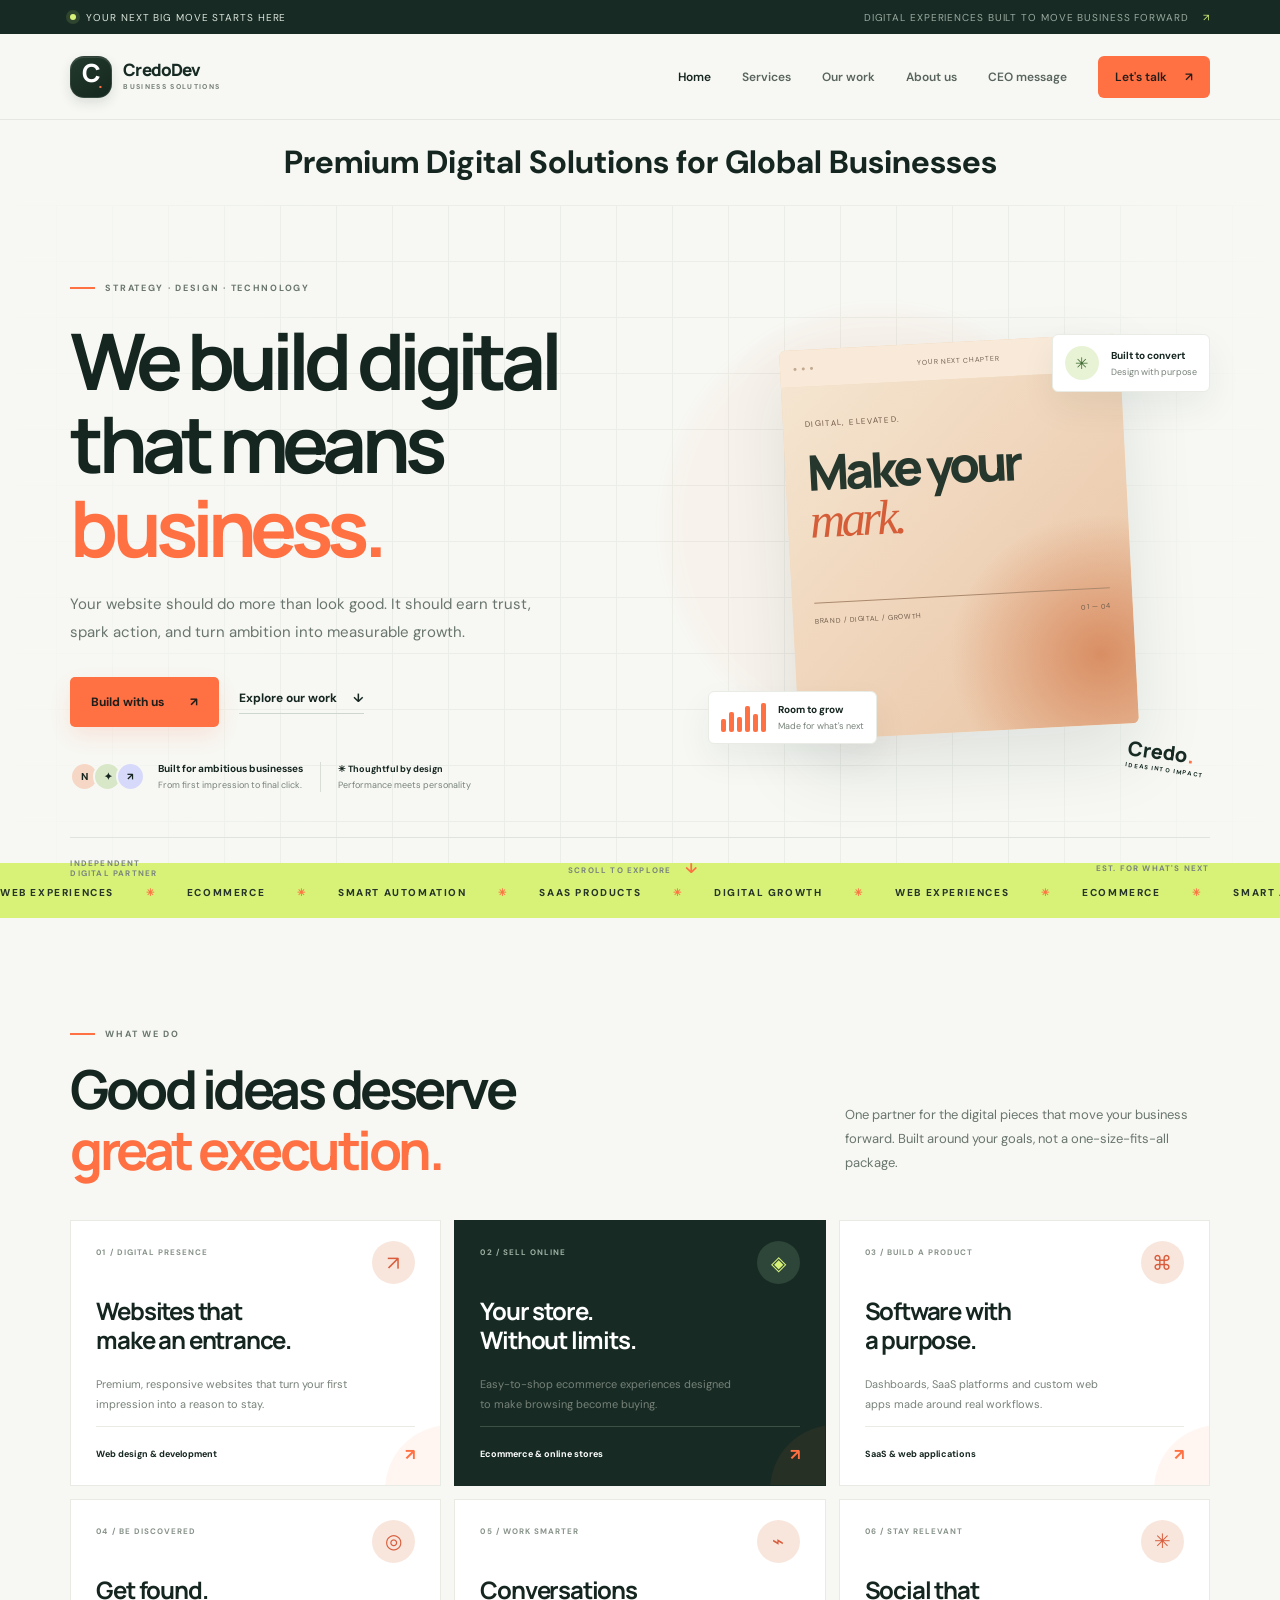
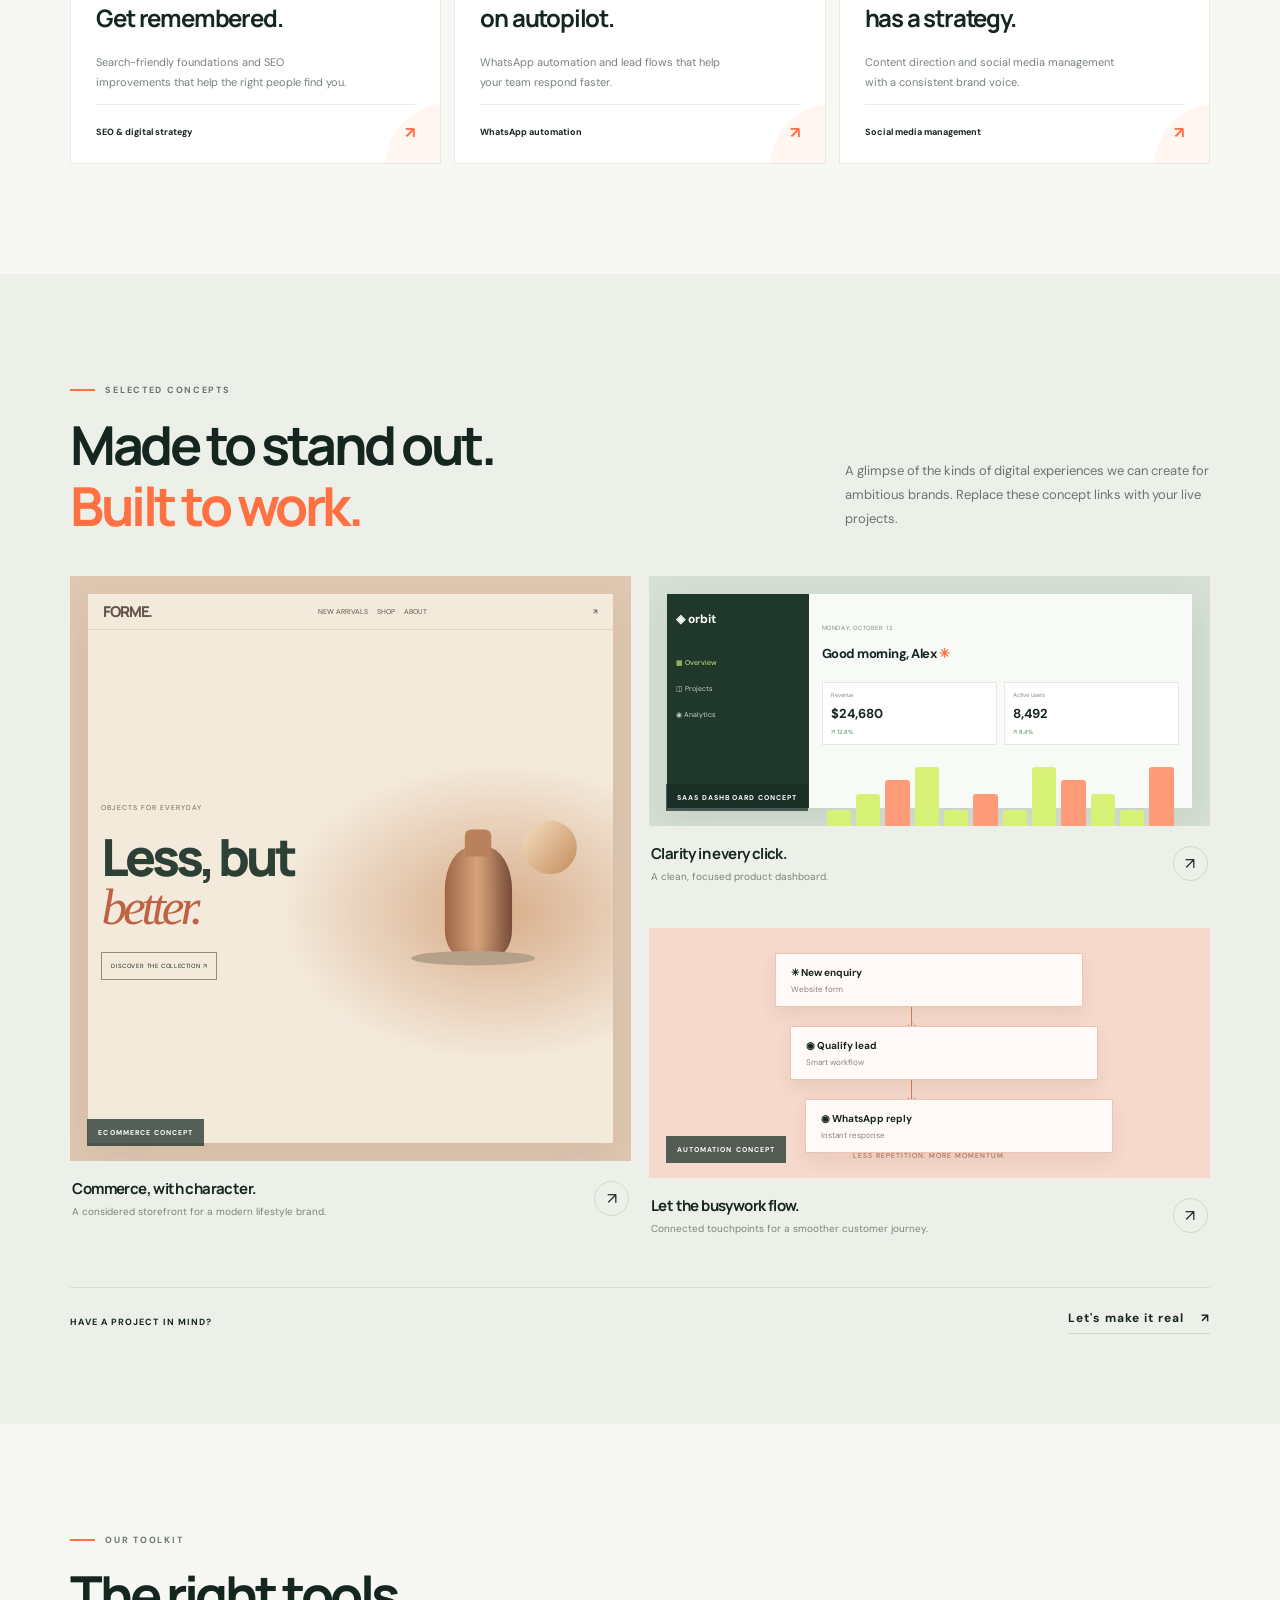
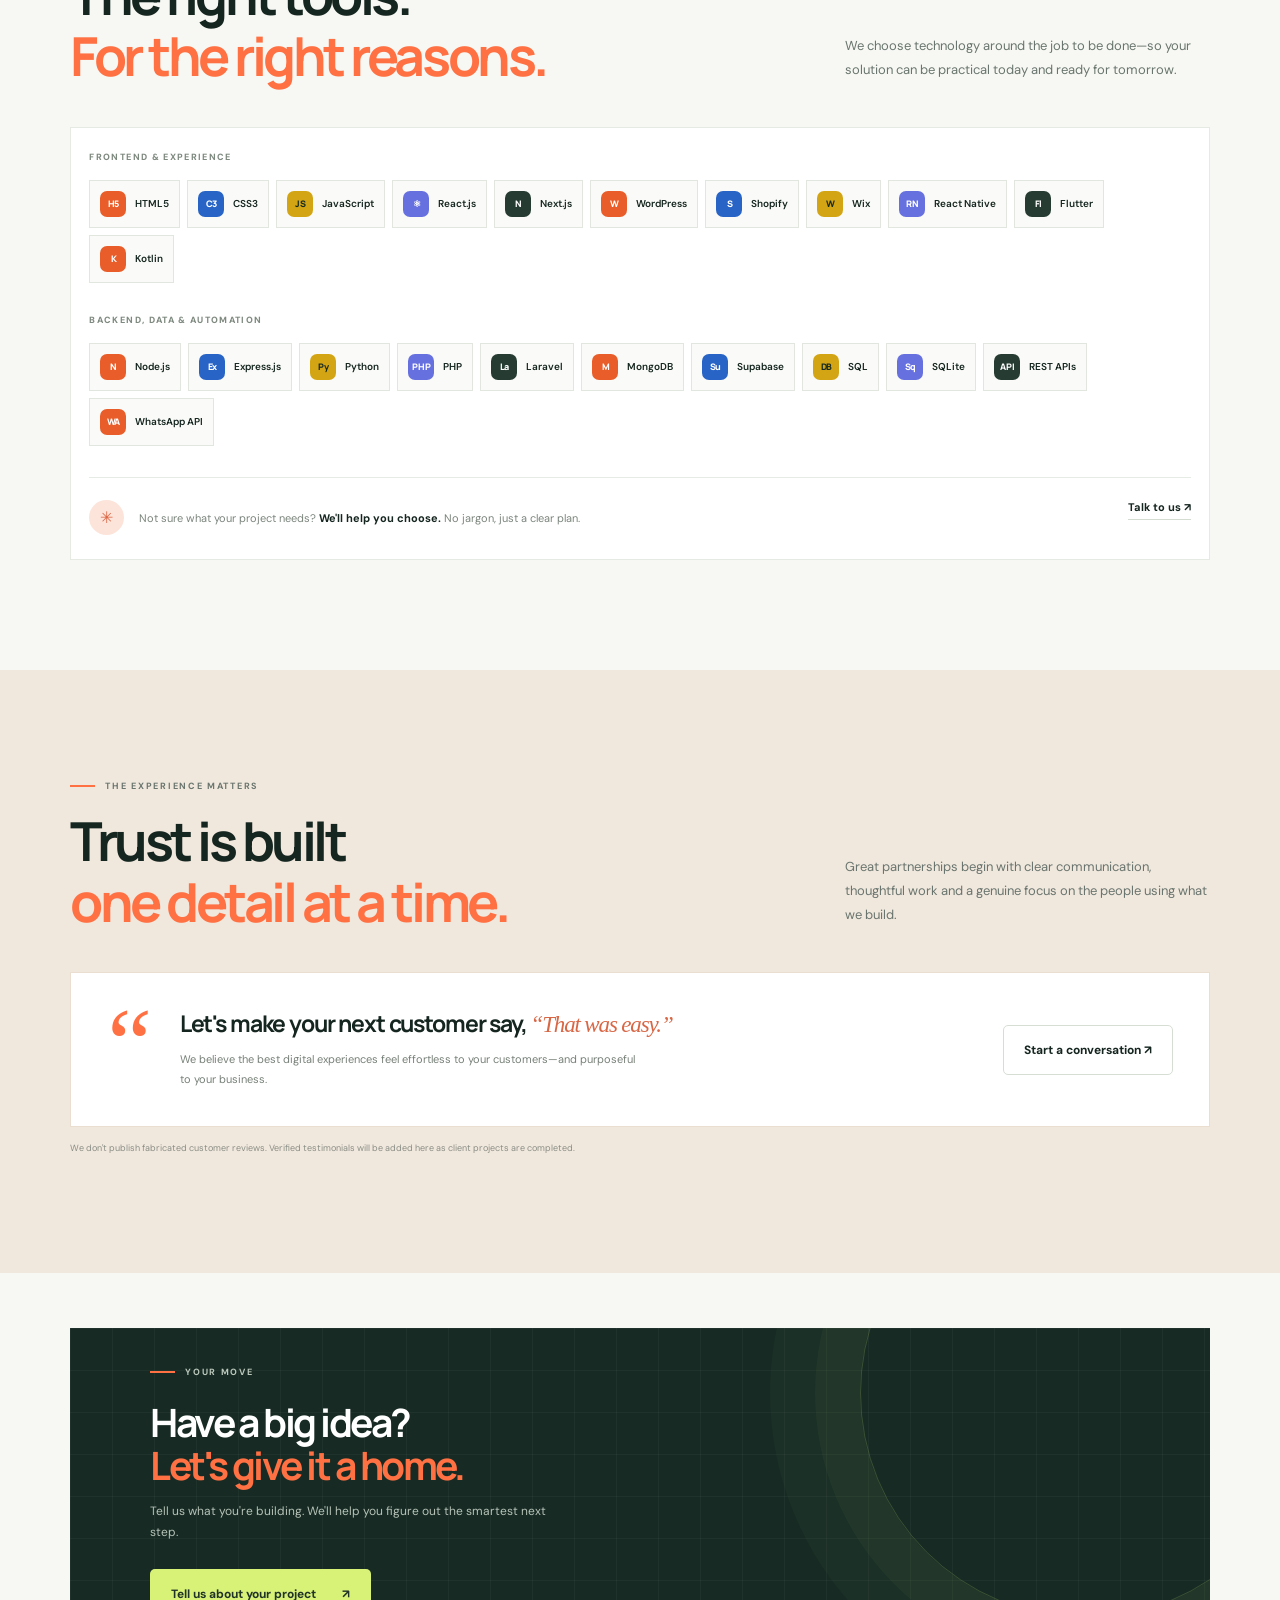
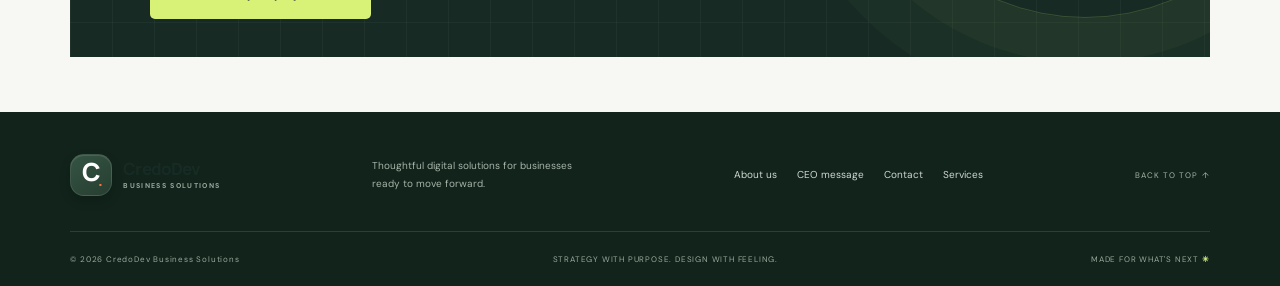
<file: index.html>
<!doctype html>
<html lang="en">
  <head>
    <title>credodev</title>
    <meta
      name="description"
      content="Top-rated web development and SEO services for businesses in USA, UK, Canada, UAE, Europe, and worldwide. Elevate your digital presence today."
    />

    <meta
      name="google-site-verification"
      content="CN9w2LnUw-zlqU7h9NA51CiQSs0yPItZmxtVG_uTBIY"
    />
    <meta charset="UTF-8" />
    <meta name="viewport" content="width=device-width, initial-scale=1.0" />
    <meta
      name="description"
      content="CredoDev Business Solutions builds premium websites, ecommerce stores, SaaS products, automation and digital growth systems."
    />
    <link rel="preconnect" href="https://fonts.googleapis.com" />
    <link rel="preconnect" href="https://fonts.gstatic.com" crossorigin />
    <link
      href="https://fonts.googleapis.com/css2?family=DM+Sans:wght@400;500;600;700&family=Manrope:wght@400;500;600;700;800&display=swap"
      rel="stylesheet"
    />
    <link rel="stylesheet" href="style.css" />
  </head>
  <body>
    <div class="announcement">
      <span class="pulse"></span> Your next big move starts here
      <span class="announcement-right"
        >Digital experiences built to move business forward <span>↗</span></span
      >
    </div>
    <header class="site-header">
      <a class="brand" href="index.html"
        ><span class="brand-mark">Credo<span>.</span></span
        ><span class="brand-copy"
          >CredoDev<small>BUSINESS SOLUTIONS</small></span
        ></a
      >
      <button
        class="menu-toggle"
        aria-label="Toggle menu"
        aria-expanded="false"
      >
        <i></i><i></i>
      </button>
      <nav class="nav">
        <a class="active" href="index.html">Home</a
        ><a href="#services">Services</a><a href="#work">Our work</a
        ><a href="about.html">About us</a><a href="ceo.html">CEO message</a
        ><a href="contact.html" class="nav-cta">Let's talk <span>↗</span></a>
      </nav>
    </header>
    <main>
      <h1 style="text-align: center">
        Premium Digital Solutions for Global Businesses
      </h1>

      <section class="hero section-wrap">
        <div class="hero-grid"></div>
        <div class="hero-copy reveal">
          <div class="eyebrow">
            <span class="eyebrow-line"></span> STRATEGY · DESIGN · TECHNOLOGY
          </div>
          <h1>We build digital<br />that means <em>business.</em></h1>
          <p class="hero-lead">
            Your website should do more than look good. It should earn trust,
            spark action, and turn ambition into measurable growth.
          </p>
          <div class="hero-actions">
            <a class="btn btn-primary" href="contact.html"
              >Build with us <span>↗</span></a
            ><a class="text-link" href="#work"
              >Explore our work <span>↓</span></a
            >
          </div>
          <div class="hero-proof">
            <div class="avatar-stack">
              <span>N</span><span>✦</span><span>↗</span>
            </div>
            <div>
              <strong>Built for ambitious businesses</strong
              ><small>From first impression to final click.</small>
            </div>
            <div class="proof-divider"></div>
            <div class="proof-rating">
              <strong>✳ Thoughtful by design</strong
              ><small>Performance meets personality</small>
            </div>
          </div>
        </div>
        <div class="hero-visual reveal delay-2">
          <div class="visual-orbit orbit-one"></div>
          <div class="visual-orbit orbit-two"></div>
          <div class="hero-card main-preview">
            <div class="preview-top">
              <span class="preview-dots">● ● ●</span
              ><span>YOUR NEXT CHAPTER</span><span>↗</span>
            </div>
            <div class="preview-content">
              <div class="preview-kicker">DIGITAL, ELEVATED.</div>
              <div class="preview-head">Make your<br /><em>mark.</em></div>
              <div class="preview-bar"></div>
              <div class="preview-foot">
                <span>BRAND / DIGITAL / GROWTH</span><span>01 — 04</span>
              </div>
            </div>
          </div>
          <div class="float-card float-top">
            <span class="float-icon">✳</span>
            <div>
              <strong>Built to convert</strong
              ><small>Design with purpose</small>
            </div>
          </div>
          <div class="float-card float-bottom">
            <div class="mini-chart">
              <i></i><i></i><i></i><i></i><i></i><i></i>
            </div>
            <div>
              <strong>Room to grow</strong><small>Made for what's next</small>
            </div>
          </div>
          <div class="hero-stamp">
            Credo<span>.</span><small>IDEAS INTO IMPACT</small>
          </div>
        </div>
        <div class="hero-bottom">
          <span>INDEPENDENT DIGITAL PARTNER</span
          ><span class="scroll-cue">SCROLL TO EXPLORE <b>↓</b></span
          ><span>EST. FOR WHAT'S NEXT</span>
        </div>
      </section>
      <section class="ticker" aria-label="Our capabilities">
        <div class="ticker-track">
          <span
            >WEB EXPERIENCES <b>✳</b> ECOMMERCE <b>✳</b> SMART AUTOMATION
            <b>✳</b> SAAS PRODUCTS <b>✳</b> DIGITAL GROWTH <b>✳</b> WEB
            EXPERIENCES <b>✳</b> ECOMMERCE <b>✳</b> SMART AUTOMATION
            <b>✳</b> SAAS PRODUCTS <b>✳</b> DIGITAL GROWTH <b>✳</b></span
          >
        </div>
      </section>
      <section id="services" class="section-wrap section-pad">
        <div class="section-heading reveal">
          <div>
            <div class="eyebrow">
              <span class="eyebrow-line"></span> WHAT WE DO
            </div>
            <h2>Good ideas deserve<br /><em>great execution.</em></h2>
          </div>
          <p>
            One partner for the digital pieces that move your business forward.
            Built around your goals, not a one-size-fits-all package.
          </p>
        </div>
        <div class="services-grid">
          <a class="service-card reveal" href="https://cleaninghome.vercel.app"
            ><div class="service-num">01 / DIGITAL PRESENCE</div>
            <div class="service-icon">↗</div>
            <h3>Websites that<br />make an entrance.</h3>
            <p>
              Premium, responsive websites that turn your first impression into
              a reason to stay.
            </p>
            <div class="service-bottom">
              <span>Web design & development</span><b>↗</b>
            </div>
            <div class="service-glow"></div
          ></a>
          <a
            class="service-card service-dark reveal delay-1"
            href="https://mart-gravity.vercel.app"
            ><div class="service-num">02 / SELL ONLINE</div>
            <div class="service-icon">◈</div>
            <h3>Your store.<br />Without limits.</h3>
            <p>
              Easy-to-shop ecommerce experiences designed to make browsing
              become buying.
            </p>
            <div class="service-bottom">
              <span>Ecommerce & online stores</span><b>↗</b>
            </div>
            <div class="service-glow"></div
          ></a>
          <a
            class="service-card reveal delay-2"
            href="contact.html?service=SaaS"
            ><div class="service-num">03 / BUILD A PRODUCT</div>
            <div class="service-icon">⌘</div>
            <h3>Software with<br />a purpose.</h3>
            <p>
              Dashboards, SaaS platforms and custom web apps made around real
              workflows.
            </p>
            <div class="service-bottom">
              <span>SaaS & web applications</span><b>↗</b>
            </div>
            <div class="service-glow"></div
          ></a>
          <a class="service-card reveal" href="contact.html?service=SEO"
            ><div class="service-num">04 / BE DISCOVERED</div>
            <div class="service-icon">◎</div>
            <h3>Get found.<br />Get remembered.</h3>
            <p>
              Search-friendly foundations and SEO improvements that help the
              right people find you.
            </p>
            <div class="service-bottom">
              <span>SEO & digital strategy</span><b>↗</b>
            </div>
            <div class="service-glow"></div
          ></a>
          <a
            class="service-card reveal delay-1"
            href="contact.html?service=WhatsApp%20Automation"
            ><div class="service-num">05 / WORK SMARTER</div>
            <div class="service-icon">⌁</div>
            <h3>Conversations<br />on autopilot.</h3>
            <p>
              WhatsApp automation and lead flows that help your team respond
              faster.
            </p>
            <div class="service-bottom">
              <span>WhatsApp automation</span><b>↗</b>
            </div>
            <div class="service-glow"></div
          ></a>
          <a
            class="service-card reveal delay-2"
            href="https://jotdownnotes.vercel.app"
            ><div class="service-num">06 / STAY RELEVANT</div>
            <div class="service-icon">✳</div>
            <h3>Social that<br />has a strategy.</h3>
            <p>
              Content direction and social media management with a consistent
              brand voice.
            </p>
            <div class="service-bottom">
              <span>Social media management</span><b>↗</b>
            </div>
            <div class="service-glow"></div
          ></a>
        </div>
      </section>
      <section id="work" class="work-section">
        <div class="section-wrap section-pad">
          <div class="section-heading reveal">
            <div>
              <div class="eyebrow">
                <span class="eyebrow-line"></span> SELECTED CONCEPTS
              </div>
              <h2>Made to stand out.<br /><em>Built to work.</em></h2>
            </div>
            <p>
              A glimpse of the kinds of digital experiences we can create for
              ambitious brands. Replace these concept links with your live
              projects.
            </p>
          </div>
          <div class="projects-grid">
            <a
              class="project project-large reveal"
              href="#"
              data-project="ecommerce"
              ><div class="project-art art-commerce">
                <div class="art-window">
                  <div class="art-nav">
                    <b>FORME.</b><span>NEW ARRIVALS　 SHOP　 ABOUT</span
                    ><b>↗</b>
                  </div>
                  <div class="art-commerce-body">
                    <div>
                      <small>OBJECTS FOR EVERYDAY</small>
                      <h3>Less, but<br /><i>better.</i></h3>
                      <span class="art-pill">DISCOVER THE COLLECTION ↗</span>
                    </div>
                    <div class="product-sculpture">
                      <div class="sculpture-vase"></div>
                      <div class="sculpture-orb"></div>
                      <div class="sculpture-base"></div>
                    </div>
                  </div>
                </div>
                <span class="project-tag">ECOMMERCE CONCEPT</span>
              </div>
              <div class="project-info">
                <div>
                  <h3>Commerce, with character.</h3>
                  <p>A considered storefront for a modern lifestyle brand.</p>
                </div>
                <span class="project-arrow">↗</span>
              </div></a
            >
            <a class="project reveal delay-1" href="#" data-project="saas"
              ><div class="project-art art-saas">
                <div class="saas-window">
                  <div class="saas-sidebar">
                    <b>◈ orbit</b><span>▦ Overview</span><span>◫ Projects</span
                    ><span>◉ Analytics</span>
                  </div>
                  <div class="saas-main">
                    <small>MONDAY, OCTOBER 12</small>
                    <h3>Good morning, Alex <span>✳</span></h3>
                    <div class="saas-stats">
                      <div>
                        <small>Revenue</small><b>$24,680</b><i>↗ 12.8%</i>
                      </div>
                      <div>
                        <small>Active users</small><b>8,492</b><i>↗ 8.4%</i>
                      </div>
                    </div>
                    <div class="chart-bars">
                      <i></i><i></i><i></i><i></i><i></i><i></i><i></i><i></i
                      ><i></i><i></i><i></i><i></i>
                    </div>
                  </div>
                </div>
                <span class="project-tag">SAAS DASHBOARD CONCEPT</span>
              </div>
              <div class="project-info">
                <div>
                  <h3>Clarity in every click.</h3>
                  <p>A clean, focused product dashboard.</p>
                </div>
                <span class="project-arrow">↗</span>
              </div></a
            >
            <a class="project reveal" href="#" data-project="automation"
              ><div class="project-art art-automation">
                <div class="flow-node node-one">
                  ✳ New enquiry <small>Website form</small>
                </div>
                <div class="flow-line"></div>
                <div class="flow-node node-two">
                  ◉ Qualify lead <small>Smart workflow</small>
                </div>
                <div class="flow-line"></div>
                <div class="flow-node node-three">
                  ◉ WhatsApp reply <small>Instant response</small>
                </div>
                <div class="flow-caption">LESS REPETITION. MORE MOMENTUM.</div>
                <span class="project-tag">AUTOMATION CONCEPT</span>
              </div>
              <div class="project-info">
                <div>
                  <h3>Let the busywork flow.</h3>
                  <p>Connected touchpoints for a smoother customer journey.</p>
                </div>
                <span class="project-arrow">↗</span>
              </div></a
            >
          </div>
          <div class="work-foot reveal">
            <span>HAVE A PROJECT IN MIND?</span
            ><a class="text-link" href="contact.html"
              >Let's make it real <span>↗</span></a
            >
          </div>
        </div>
      </section>
      <section class="tech-section section-wrap section-pad">
        <div class="section-heading reveal">
          <div>
            <div class="eyebrow">
              <span class="eyebrow-line"></span> OUR TOOLKIT
            </div>
            <h2>The right tools.<br /><em>For the right reasons.</em></h2>
          </div>
          <p>
            We choose technology around the job to be done—so your solution can
            be practical today and ready for tomorrow.
          </p>
        </div>
        <div class="tech-panel reveal">
          <div class="tech-label">FRONTEND & EXPERIENCE</div>
          <div class="tech-list">
            <span><i class="tech-icon">H5</i>HTML5</span
            ><span><i class="tech-icon">C3</i>CSS3</span
            ><span><i class="tech-icon">JS</i>JavaScript</span
            ><span><i class="tech-icon">⚛</i>React.js</span
            ><span><i class="tech-icon">N</i>Next.js</span
            ><span><i class="tech-icon">W</i>WordPress</span
            ><span><i class="tech-icon">S</i>Shopify</span
            ><span><i class="tech-icon">W</i>Wix</span
            ><span><i class="tech-icon">RN</i>React Native</span
            ><span><i class="tech-icon">Fl</i>Flutter</span
            ><span><i class="tech-icon">K</i>Kotlin</span>
          </div>
          <div class="tech-label">BACKEND, DATA & AUTOMATION</div>
          <div class="tech-list">
            <span><i class="tech-icon">N</i>Node.js</span
            ><span><i class="tech-icon">Ex</i>Express.js</span
            ><span><i class="tech-icon">Py</i>Python</span
            ><span><i class="tech-icon">PHP</i>PHP</span
            ><span><i class="tech-icon">La</i>Laravel</span
            ><span><i class="tech-icon">M</i>MongoDB</span
            ><span><i class="tech-icon">Su</i>Supabase</span
            ><span><i class="tech-icon">DB</i>SQL</span
            ><span><i class="tech-icon">Sq</i>SQLite</span
            ><span><i class="tech-icon">API</i>REST APIs</span
            ><span><i class="tech-icon">WA</i>WhatsApp API</span>
          </div>
          <div class="tech-note">
            <span class="tech-note-icon">✳</span>
            <p>
              Not sure what your project needs?
              <strong>We'll help you choose.</strong> No jargon, just a clear
              plan.
            </p>
            <a href="contact.html">Talk to us ↗</a>
          </div>
        </div>
      </section>
      <section class="testimonial-section">
        <div class="section-wrap section-pad">
          <div class="section-heading reveal">
            <div>
              <div class="eyebrow">
                <span class="eyebrow-line"></span> THE EXPERIENCE MATTERS
              </div>
              <h2>Trust is built<br /><em>one detail at a time.</em></h2>
            </div>
            <p>
              Great partnerships begin with clear communication, thoughtful work
              and a genuine focus on the people using what we build.
            </p>
          </div>
          <div class="testimonial-note reveal">
            <div class="quote-mark">“</div>
            <div>
              <h3>
                Let's make your next customer say, <em>“That was easy.”</em>
              </h3>
              <p>
                We believe the best digital experiences feel effortless to your
                customers—and purposeful to your business.
              </p>
            </div>
            <a class="btn btn-outline" href="contact.html"
              >Start a conversation ↗</a
            >
          </div>
          <p class="trust-disclaimer">
            We don't publish fabricated customer reviews. Verified testimonials
            will be added here as client projects are completed.
          </p>
        </div>
      </section>
      <section class="cta-section section-wrap">
        <div class="cta-box reveal">
          <div class="cta-orb"></div>
          <div class="eyebrow">
            <span class="eyebrow-line"></span> YOUR MOVE
          </div>
          <h2>Have a big idea?<br /><em>Let's give it a home.</em></h2>
          <p>
            Tell us what you're building. We'll help you figure out the smartest
            next step.
          </p>
          <a class="btn btn-light" href="contact.html"
            >Tell us about your project <span>↗</span></a
          ><span class="cta-side-note"
            >GOOD THINGS<br />START WITH A HELLO.</span
          >
        </div>
      </section>
    </main>
    <footer class="footer">
      <div class="footer-main section-wrap">
        <a class="brand brand-footer" href="index.html"
          ><span class="brand-mark">Credo<span>.</span></span
          ><span class="brand-copy"
            >CredoDev<small>BUSINESS SOLUTIONS</small></span
          ></a
        >
        <p>
          Thoughtful digital solutions for businesses ready to move forward.
        </p>
        <div class="footer-links">
          <a href="about.html">About us</a><a href="ceo.html">CEO message</a
          ><a href="contact.html">Contact</a><a href="#services">Services</a>
        </div>
        <a class="back-top" href="#">BACK TO TOP ↑</a>
      </div>
      <div class="footer-bottom section-wrap">
        <span>© <span id="year"></span> CredoDev Business Solutions</span
        ><span>STRATEGY WITH PURPOSE. DESIGN WITH FEELING.</span
        ><span>MADE FOR WHAT'S NEXT <b>✳</b></span>
      </div>
    </footer>
    <script src="script.js"></script>
  </body>
</html>
</file>
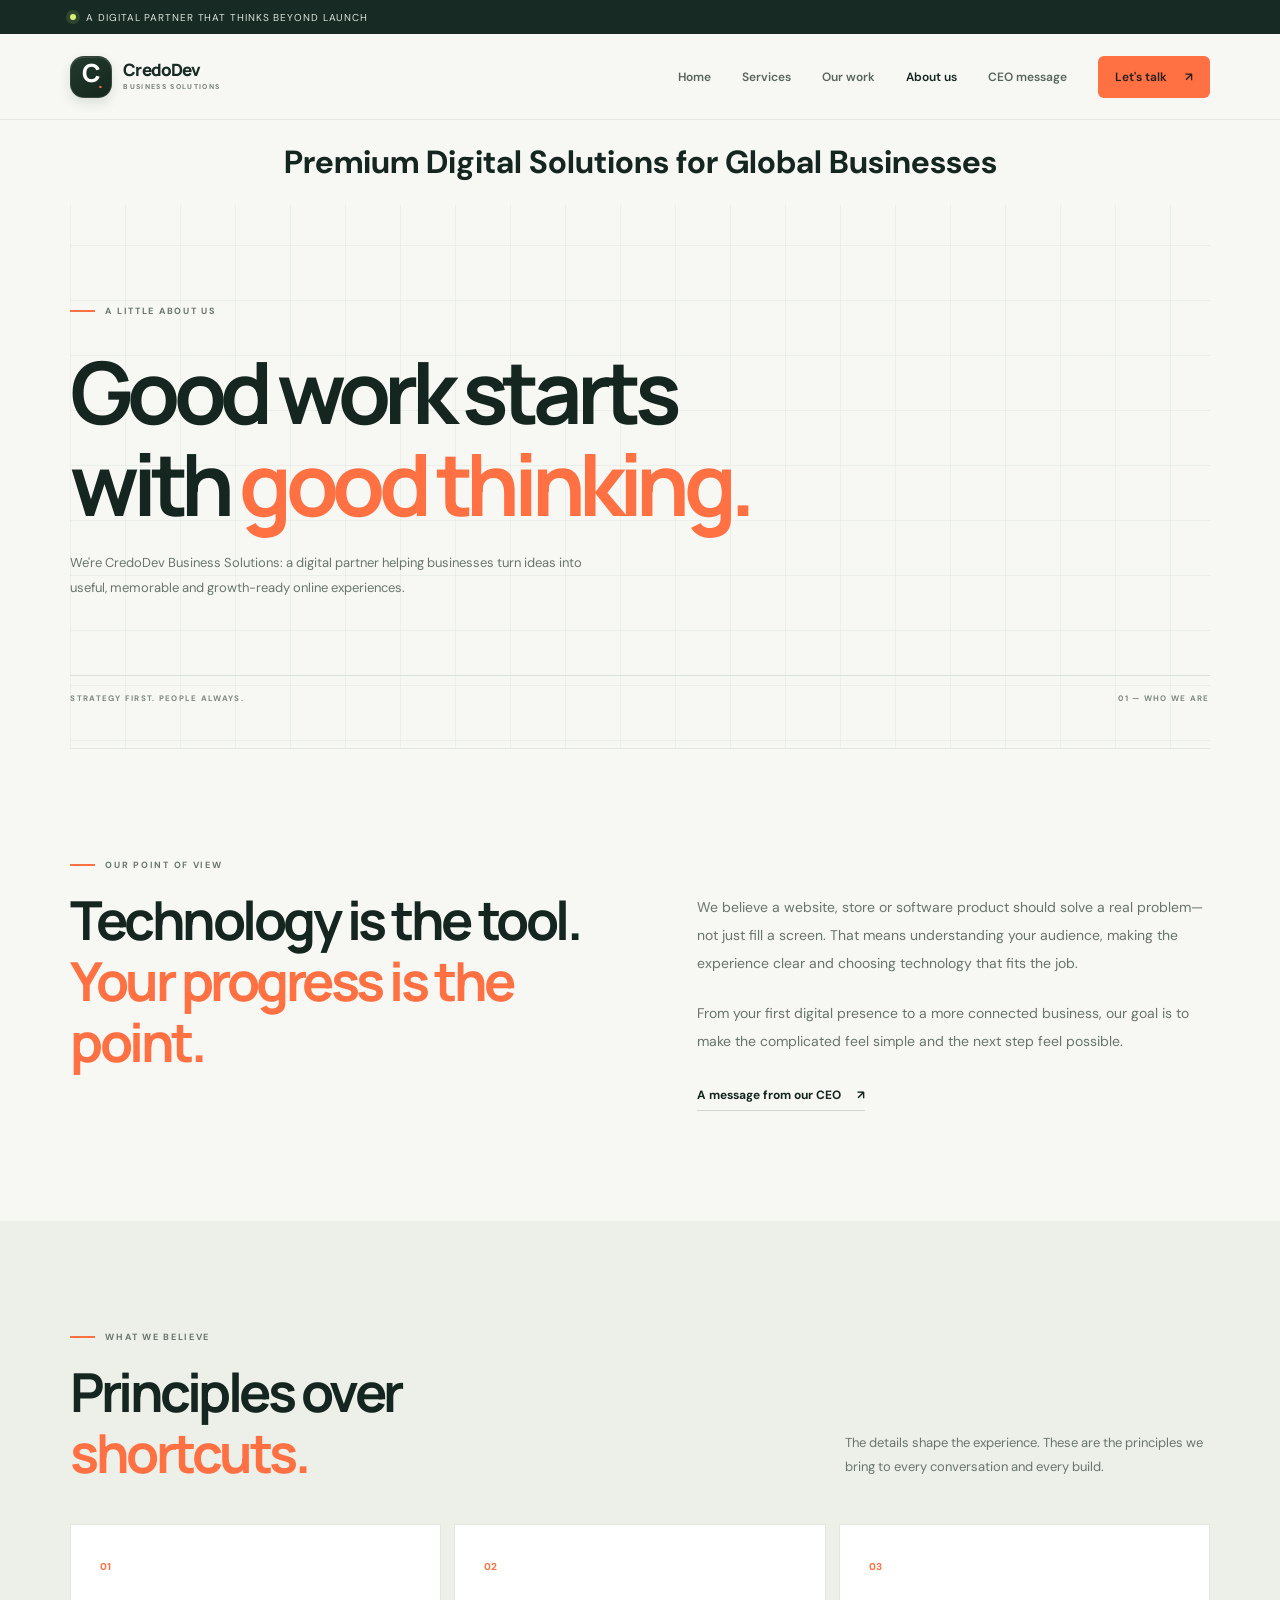
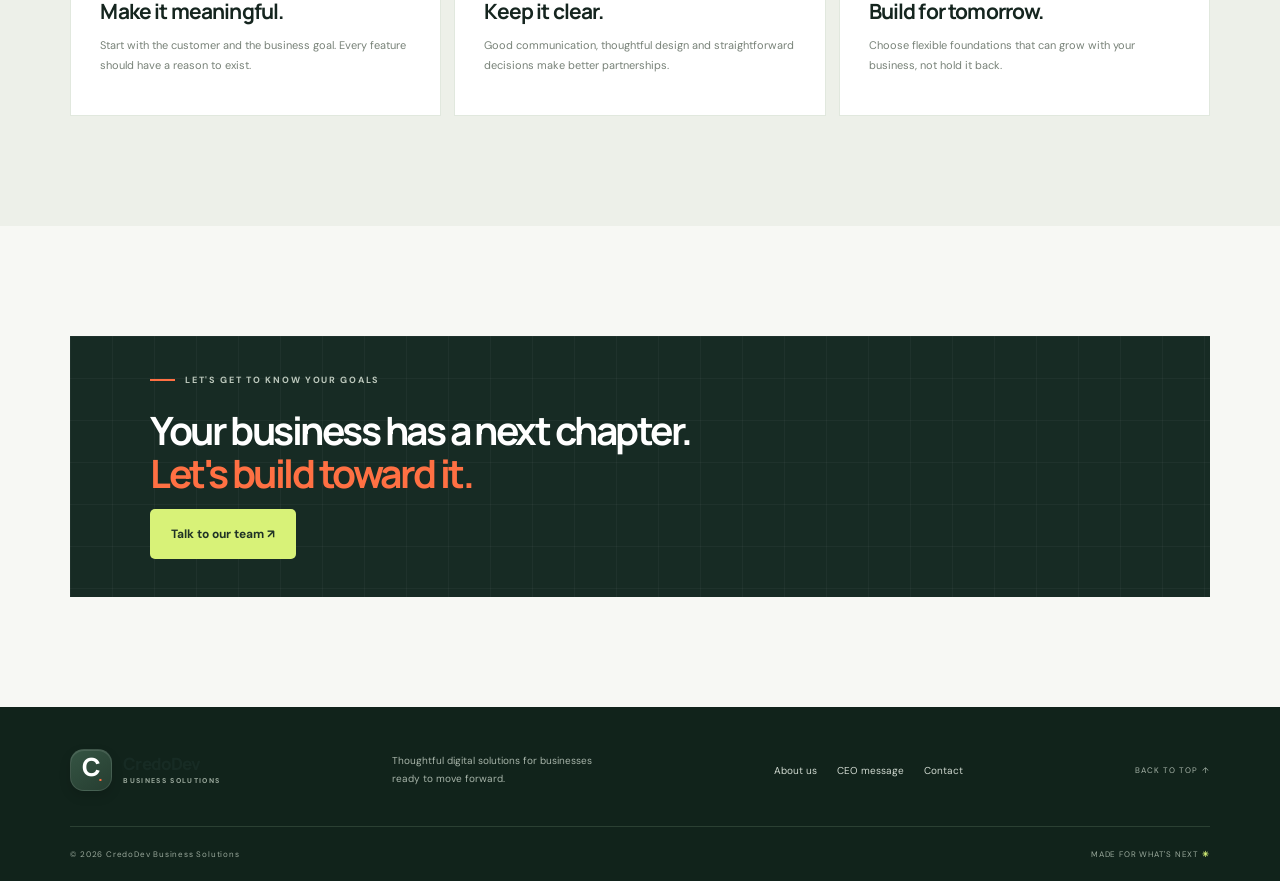
<file: about.html>
<!doctype html>
<html lang="en">
  <head>
    <meta charset="UTF-8" />
    <meta name="viewport" content="width=device-width,initial-scale=1" />
    <title>About Us — CredoDev Business Solutions</title>
    <link
      href="https://fonts.googleapis.com/css2?family=DM+Sans:wght@400;500;600;700&family=Manrope:wght@400;500;600;700;800&display=swap"
      rel="stylesheet"
    />
    <link rel="stylesheet" href="style.css" />
  </head>
  <body>
    <div class="announcement">
      <span class="pulse"></span> A digital partner that thinks beyond launch
    </div>
    <header class="site-header">
      <a class="brand" href="index.html"
        ><span class="brand-mark">Credo<span>.</span></span
        ><span class="brand-copy"
          >CredoDev<small>BUSINESS SOLUTIONS</small></span
        ></a
      ><button class="menu-toggle" aria-label="Toggle menu">
        <i></i><i></i>
      </button>
      <nav class="nav">
        <a href="index.html">Home</a><a href="index.html#services">Services</a
        ><a href="index.html#work">Our work</a
        ><a class="active" href="about.html">About us</a
        ><a href="ceo.html">CEO message</a
        ><a href="contact.html" class="nav-cta">Let's talk <span>↗</span></a>
      </nav>
    </header>
    <main>
      <h1 style="text-align: center">
        Premium Digital Solutions for Global Businesses
      </h1>

      <section class="inner-hero section-wrap">
        <div class="eyebrow">
          <span class="eyebrow-line"></span> A LITTLE ABOUT US
        </div>
        <h1>Good work starts<br />with <em>good thinking.</em></h1>
        <p>
          We're CredoDev Business Solutions: a digital partner helping
          businesses turn ideas into useful, memorable and growth-ready online
          experiences.
        </p>
        <div class="inner-hero-bottom">
          <span>STRATEGY FIRST. PEOPLE ALWAYS.</span
          ><span>01 — WHO WE ARE</span>
        </div>
      </section>
      <section class="about-story section-wrap section-pad">
        <div class="story-statement reveal">
          <div class="eyebrow">
            <span class="eyebrow-line"></span> OUR POINT OF VIEW
          </div>
          <h2>
            Technology is the tool.<br /><em>Your progress is the point.</em>
          </h2>
        </div>
        <div class="story-copy reveal delay-1">
          <p>
            We believe a website, store or software product should solve a real
            problem—not just fill a screen. That means understanding your
            audience, making the experience clear and choosing technology that
            fits the job.
          </p>
          <p>
            From your first digital presence to a more connected business, our
            goal is to make the complicated feel simple and the next step feel
            possible.
          </p>
          <a href="ceo.html" class="text-link"
            >A message from our CEO <span>↗</span></a
          >
        </div>
      </section>
      <section class="values-section">
        <div class="section-wrap section-pad">
          <div class="section-heading">
            <div>
              <div class="eyebrow">
                <span class="eyebrow-line"></span> WHAT WE BELIEVE
              </div>
              <h2>Principles over<br /><em>shortcuts.</em></h2>
            </div>
            <p>
              The details shape the experience. These are the principles we
              bring to every conversation and every build.
            </p>
          </div>
          <div class="values-grid">
            <article class="value-card">
              <span>01</span>
              <h3>Make it meaningful.</h3>
              <p>
                Start with the customer and the business goal. Every feature
                should have a reason to exist.
              </p>
            </article>
            <article class="value-card">
              <span>02</span>
              <h3>Keep it clear.</h3>
              <p>
                Good communication, thoughtful design and straightforward
                decisions make better partnerships.
              </p>
            </article>
            <article class="value-card">
              <span>03</span>
              <h3>Build for tomorrow.</h3>
              <p>
                Choose flexible foundations that can grow with your business,
                not hold it back.
              </p>
            </article>
          </div>
        </div>
      </section>
      <section class="section-wrap section-pad">
        <div class="cta-box reveal">
          <div class="eyebrow">
            <span class="eyebrow-line"></span> LET'S GET TO KNOW YOUR GOALS
          </div>
          <h2>
            Your business has a next chapter.<br /><em
              >Let's build toward it.</em
            >
          </h2>
          <a class="btn btn-light" href="contact.html">Talk to our team ↗</a>
        </div>
      </section>
    </main>
    <footer class="footer">
      <div class="footer-main section-wrap">
        <a class="brand brand-footer" href="index.html"
          ><span class="brand-mark">Credo<span>.</span></span
          ><span class="brand-copy"
            >CredoDev<small>BUSINESS SOLUTIONS</small></span
          ></a
        >
        <p>
          Thoughtful digital solutions for businesses ready to move forward.
        </p>
        <div class="footer-links">
          <a href="about.html">About us</a><a href="ceo.html">CEO message</a
          ><a href="contact.html">Contact</a>
        </div>
        <a class="back-top" href="#">BACK TO TOP ↑</a>
      </div>
      <div class="footer-bottom section-wrap">
        <span>© <span id="year"></span> CredoDev Business Solutions</span
        ><span>MADE FOR WHAT'S NEXT <b>✳</b></span>
      </div>
    </footer>
    <script src="script.js"></script>
  </body>
</html>
</file>
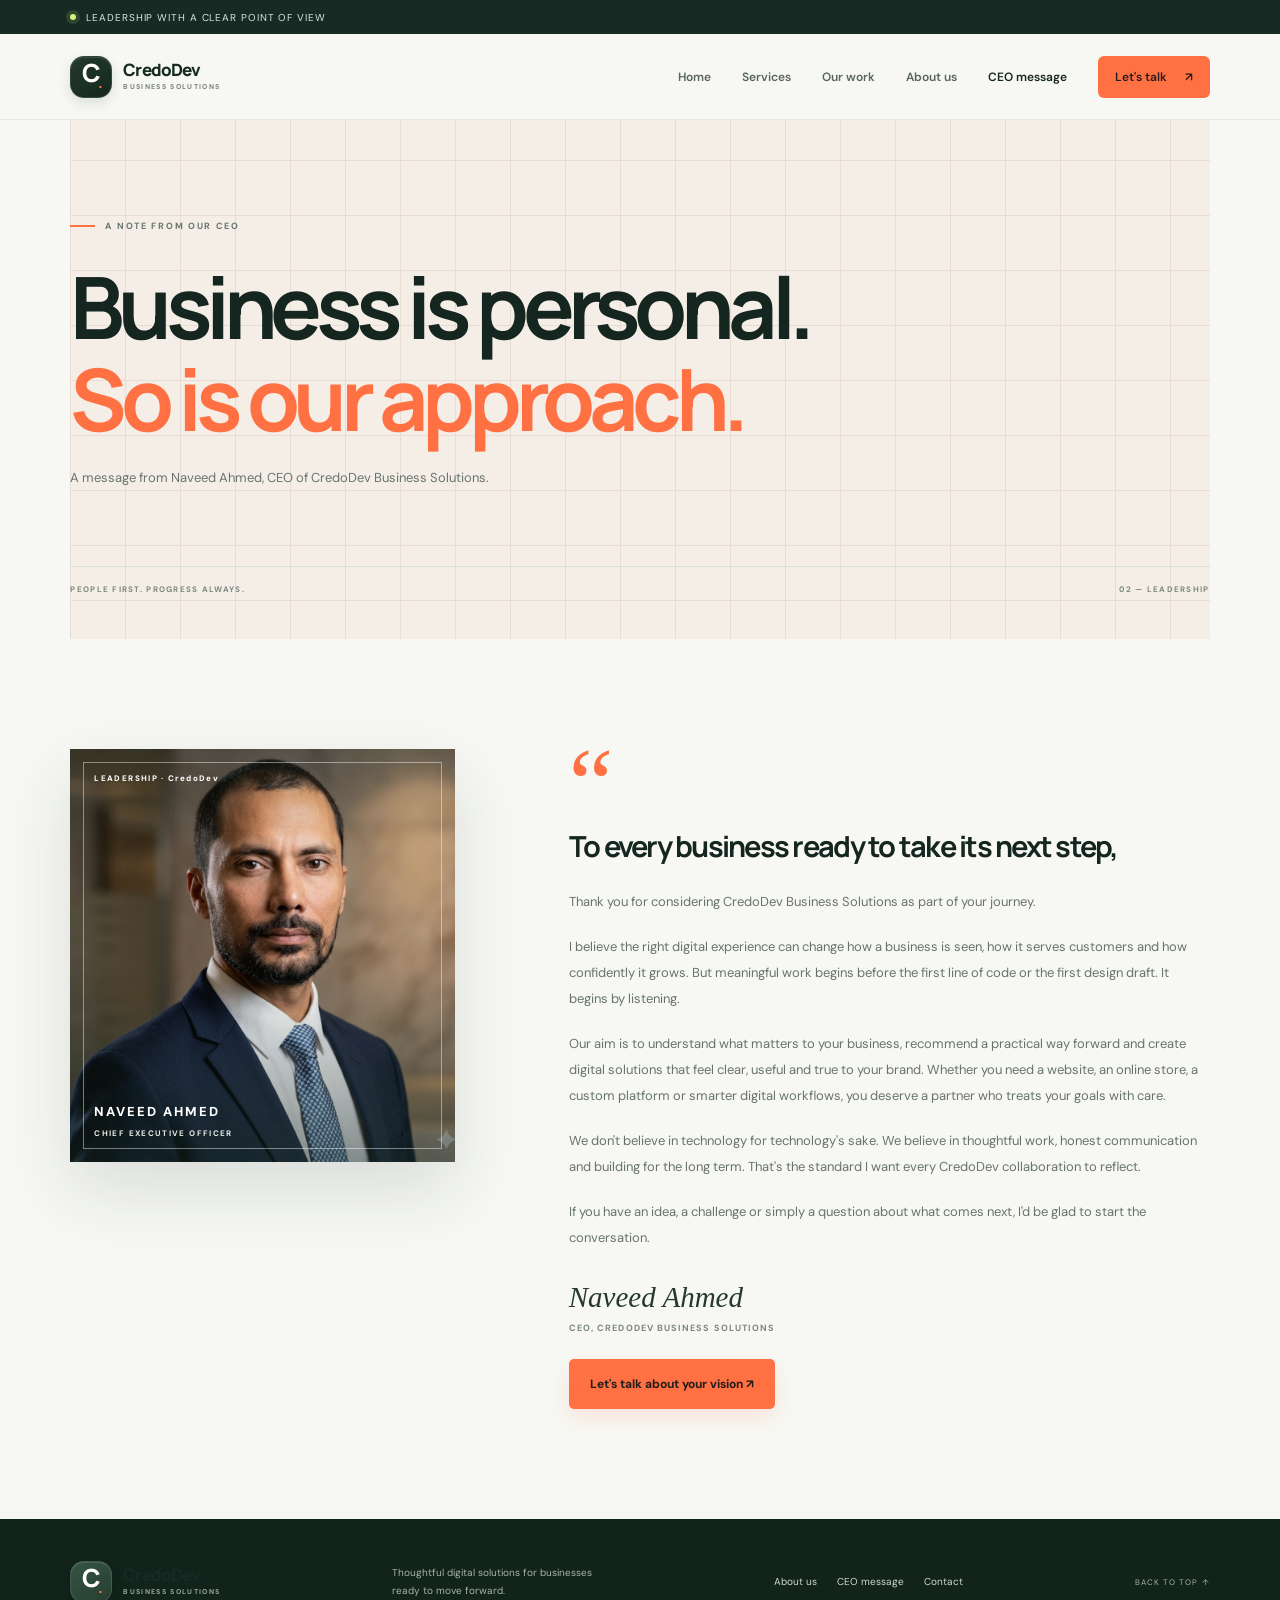
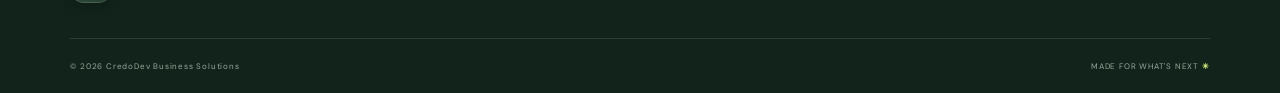
<file: ceo.html>
<!doctype html>
<html lang="en">
  <head>
    <meta charset="UTF-8" />
    <meta name="viewport" content="width=device-width,initial-scale=1" />
    <title>A Message from the CEO — CredoDev</title>
    <link
      href="https://fonts.googleapis.com/css2?family=DM+Sans:wght@400;500;600;700&family=Manrope:wght@400;500;600;700;800&display=swap"
      rel="stylesheet"
    />
    <link rel="stylesheet" href="style.css" />
  </head>
  <body>
    <div class="announcement">
      <span class="pulse"></span> Leadership with a clear point of view
    </div>
    <header class="site-header">
      <a class="brand" href="index.html"
        ><span class="brand-mark">Credo<span>.</span></span
        ><span class="brand-copy"
          >CredoDev<small>BUSINESS SOLUTIONS</small></span
        ></a
      ><button class="menu-toggle" aria-label="Toggle menu">
        <i></i><i></i>
      </button>
      <nav class="nav">
        <a href="index.html">Home</a><a href="index.html#services">Services</a
        ><a href="index.html#work">Our work</a><a href="about.html">About us</a
        ><a class="active" href="ceo.html">CEO message</a
        ><a href="contact.html" class="nav-cta">Let's talk <span>↗</span></a>
      </nav>
    </header>
    <main>
      <section class="inner-hero ceo-hero section-wrap">
        <div class="eyebrow">
          <span class="eyebrow-line"></span> A NOTE FROM OUR CEO
        </div>
        <h1>Business is personal.<br /><em>So is our approach.</em></h1>
        <p>A message from Naveed Ahmed, CEO of CredoDev Business Solutions.</p>
        <div class="inner-hero-bottom">
          <span>PEOPLE FIRST. PROGRESS ALWAYS.</span
          ><span>02 — LEADERSHIP</span>
        </div>
      </section>
      <section class="ceo-message section-wrap section-pad">
        <div class="ceo-portrait reveal">
          <img
            class="portrait-photo"
            src="photos/naveedkhan.png"
            alt="Naveed Ahmed, Chief Executive Officer of CredoDev Business Solutions"
          />
          <span class="portrait-kicker">LEADERSHIP · CredoDev</span>
          <div class="portrait-caption">
            <span>NAVEED AHMED</span><small>CHIEF EXECUTIVE OFFICER</small>
          </div>
        </div>
        <article class="message-copy reveal delay-1">
          <div class="quote-mark">“</div>
          <h2>To every business ready to take its next step,</h2>
          <p>
            Thank you for considering CredoDev Business Solutions as part of
            your journey.
          </p>
          <p>
            I believe the right digital experience can change how a business is
            seen, how it serves customers and how confidently it grows. But
            meaningful work begins before the first line of code or the first
            design draft. It begins by listening.
          </p>
          <p>
            Our aim is to understand what matters to your business, recommend a
            practical way forward and create digital solutions that feel clear,
            useful and true to your brand. Whether you need a website, an online
            store, a custom platform or smarter digital workflows, you deserve a
            partner who treats your goals with care.
          </p>
          <p>
            We don't believe in technology for technology's sake. We believe in
            thoughtful work, honest communication and building for the long
            term. That's the standard I want every CredoDev collaboration to
            reflect.
          </p>
          <p>
            If you have an idea, a challenge or simply a question about what
            comes next, I'd be glad to start the conversation.
          </p>
          <div class="signature">
            Naveed Ahmed<span>CEO, CredoDev Business Solutions</span>
          </div>
          <a class="btn btn-primary" href="contact.html"
            >Let's talk about your vision ↗</a
          >
        </article>
      </section>
    </main>
    <footer class="footer">
      <div class="footer-main section-wrap">
        <a class="brand brand-footer" href="index.html"
          ><span class="brand-mark">Credo<span>.</span></span
          ><span class="brand-copy"
            >CredoDev<small>BUSINESS SOLUTIONS</small></span
          ></a
        >
        <p>
          Thoughtful digital solutions for businesses ready to move forward.
        </p>
        <div class="footer-links">
          <a href="about.html">About us</a><a href="ceo.html">CEO message</a
          ><a href="contact.html">Contact</a>
        </div>
        <a class="back-top" href="#">BACK TO TOP ↑</a>
      </div>
      <div class="footer-bottom section-wrap">
        <span>© <span id="year"></span> CredoDev Business Solutions</span
        ><span>MADE FOR WHAT'S NEXT <b>✳</b></span>
      </div>
    </footer>
    <script src="script.js"></script>
  </body>
</html>
</file>
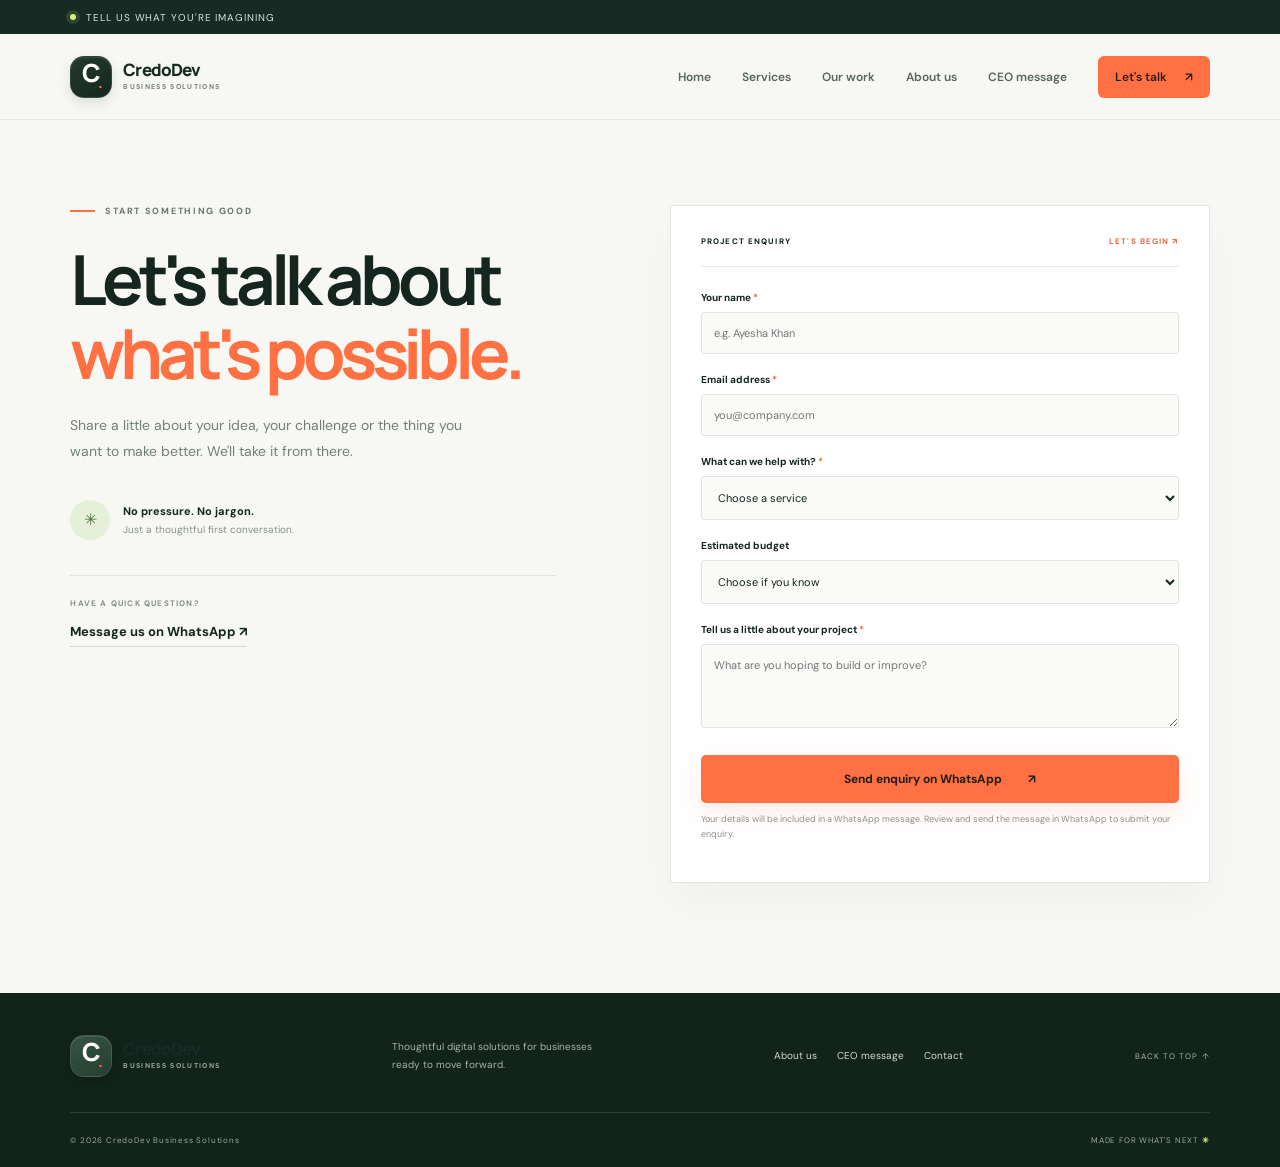
<file: contact.html>
<!doctype html>
<html lang="en">
  <head>
    <meta charset="UTF-8" />
    <meta name="viewport" content="width=device-width,initial-scale=1" />
    <title>Start a Project — CredoDev Business Solutions</title>
    <link
      href="https://fonts.googleapis.com/css2?family=DM+Sans:wght@400;500;600;700&family=Manrope:wght@400;500;600;700;800&display=swap"
      rel="stylesheet"
    />
    <link rel="stylesheet" href="style.css" />
  </head>
  <body>
    <div class="announcement">
      <span class="pulse"></span> Tell us what you're imagining
    </div>
    <header class="site-header">
      <a class="brand" href="index.html"
        ><span class="brand-mark">Credo<span>.</span></span
        ><span class="brand-copy"
          >CredoDev<small>BUSINESS SOLUTIONS</small></span
        ></a
      ><button class="menu-toggle" aria-label="Toggle menu">
        <i></i><i></i>
      </button>
      <nav class="nav">
        <a href="index.html">Home</a><a href="index.html#services">Services</a
        ><a href="index.html#work">Our work</a><a href="about.html">About us</a
        ><a href="ceo.html">CEO message</a
        ><a class="nav-cta active-cta" href="contact.html"
          >Let's talk <span>↗</span></a
        >
      </nav>
    </header>
    <main>
      <section class="contact-hero section-wrap">
        <div class="contact-intro reveal">
          <div class="eyebrow">
            <span class="eyebrow-line"></span> START SOMETHING GOOD
          </div>
          <h1>Let's talk about<br /><em>what's possible.</em></h1>
          <p>
            Share a little about your idea, your challenge or the thing you want
            to make better. We'll take it from there.
          </p>
          <div class="contact-promise">
            <span>✳</span>
            <div>
              <strong>No pressure. No jargon.</strong
              ><small>Just a thoughtful first conversation.</small>
            </div>
          </div>
          <div class="contact-direct">
            <span>HAVE A QUICK QUESTION?</span
            ><a href="#" data-link="whatsapp">Message us on WhatsApp ↗</a>
          </div>
        </div>
        <form class="contact-form reveal delay-1" id="contactForm">
          <div class="form-top">
            <span>PROJECT ENQUIRY</span><span>LET'S BEGIN ↗</span>
          </div>
          <label for="name">Your name <b>*</b></label
          ><input
            id="name"
            name="name"
            placeholder="e.g. Ayesha Khan"
            required
          /><label for="email">Email address <b>*</b></label
          ><input
            id="email"
            type="email"
            name="email"
            placeholder="you@company.com"
            required
          /><label for="service">What can we help with? <b>*</b></label
          ><select id="service" name="service" required>
            <option value="">Choose a service</option>
            <option>Website design & development</option>
            <option>Ecommerce</option>
            <option>SaaS / web application</option>
            <option>SEO</option>
            <option>WhatsApp automation</option>
            <option>Social media management</option>
            <option>Something else</option></select
          ><label for="budget">Estimated budget</label
          ><select id="budget" name="budget">
            <option value="">Choose if you know</option>
            <option>Under $500</option>
            <option>$500–$1,500</option>
            <option>$1,500–$5,000</option>
            <option>$5,000+</option>
            <option>Let's discuss</option></select
          ><label for="details"
            >Tell us a little about your project <b>*</b></label
          ><textarea
            id="details"
            name="details"
            rows="4"
            placeholder="What are you hoping to build or improve?"
            required
          ></textarea
          ><button class="btn btn-primary form-submit" type="submit">
            Send enquiry on WhatsApp <span>↗</span>
          </button>
          <p class="form-privacy">
            Your details will be included in a WhatsApp message. Review and
            send the message in WhatsApp to submit your enquiry.
          </p>
          <div class="form-status" role="status" aria-live="polite"></div>
        </form>
      </section>
    </main>
    <footer class="footer">
      <div class="footer-main section-wrap">
        <a class="brand brand-footer" href="index.html"
          ><span class="brand-mark">Credo<span>.</span></span
          ><span class="brand-copy"
            >CredoDev<small>BUSINESS SOLUTIONS</small></span
          ></a
        >
        <p>
          Thoughtful digital solutions for businesses ready to move forward.
        </p>
        <div class="footer-links">
          <a href="about.html">About us</a><a href="ceo.html">CEO message</a
          ><a href="contact.html">Contact</a>
        </div>
        <a class="back-top" href="#">BACK TO TOP ↑</a>
      </div>
      <div class="footer-bottom section-wrap">
        <span>© <span id="year"></span> CredoDev Business Solutions</span
        ><span>MADE FOR WHAT'S NEXT <b>✳</b></span>
      </div>
    </footer>
    <script src="script.js"></script>
  </body>
</html>
</file>
<file: style.css>
:root {
  --ink: #15251f;
  --muted: #69756e;
  --paper: #f7f8f4;
  --white: #fff;
  --orange: #ff7043;
  --orange2: #ff9168;
  --line: #e1e6df;
  --dark: #172b24;
  --lime: #d8f278;
  --font: "DM Sans", sans-serif;
  --display: "Manrope", sans-serif;
}
* {
  box-sizing: border-box;
}
html {
  scroll-behavior: smooth;
  scroll-padding-top: 100px;
  overflow-x: clip;
}
body {
  margin: 0;
  overflow-x: clip;
  background: var(--paper);
  color: var(--ink);
  font-family: var(--font);
  -webkit-font-smoothing: antialiased;
}
body.menu-open {
  overflow: hidden;
}
a {
  color: inherit;
  text-decoration: none;
}
button,
input,
textarea,
select {
  font: inherit;
}
.announcement {
  height: 34px;
  background: var(--dark);
  color: #dce5dd;
  padding: 0 max(5.5vw, 24px);
  display: flex;
  align-items: center;
  gap: 10px;
  font-size: 10px;
  letter-spacing: 0.09em;
  text-transform: uppercase;
}
.announcement-right {
  margin-left: auto;
  color: #9baaa0;
}
.announcement-right span {
  color: var(--lime);
  margin-left: 10px;
}
.pulse {
  width: 6px;
  height: 6px;
  background: var(--lime);
  border-radius: 50%;
  box-shadow: 0 0 0 4px #d8f27820;
}
.site-header {
  height: 86px;
  padding: 0 max(5.5vw, 24px);
  display: flex;
  align-items: center;
  justify-content: space-between;
  border-bottom: 1px solid #e4e8e1;
  background: #f7f8f4ed;
  position: sticky;
  top: 0;
  z-index: 20;
  backdrop-filter: blur(16px);
}
.brand {
  display: flex;
  align-items: center;
  gap: 11px;
}
.brand-mark {
  position: relative;
  flex: 0 0 42px;
  width: 42px;
  height: 42px;
  background: linear-gradient(145deg, #243a2e, #14271e);
  color: white;
  display: grid;
  place-items: center;
  font-size: 0;
  border: 1px solid #ffffff1a;
  border-radius: 14px;
  box-shadow: 0 5px 12px #17291f20, inset 0 1px #ffffff1c;
  transition: transform 0.2s ease, box-shadow 0.2s ease;
}
.brand-mark::before {
  content: "C";
  font: 800 25px/1 var(--display);
  letter-spacing: -0.08em;
  transform: translateX(-1px);
}
.brand:hover .brand-mark,
.brand:focus-visible .brand-mark {
  transform: translateY(-1px);
  box-shadow: 0 7px 16px #17291f2e, inset 0 1px #ffffff24;
}
.brand-mark span {
  position: absolute;
  right: 8px;
  bottom: 7px;
  color: var(--orange);
  font: 800 15px/1 var(--display);
}
.brand-copy {
  font: 800 17px/1 var(--display);
  letter-spacing: -0.055em;
  color: var(--dark);
}
.brand-copy small {
  display: block;
  font: 700 7px/1.2 var(--font);
  letter-spacing: 0.19em;
  color: #768078;
  margin-top: 5px;
}
.nav {
  display: flex;
  align-items: center;
  gap: 31px;
  font-size: 12px;
  font-weight: 600;
  color: #58645d;
}
.nav > a:not(.nav-cta) {
  transition: color 0.2s;
}
.nav > a:hover,
.nav > a.active {
  color: var(--ink);
}
.nav-cta {
  padding: 13px 17px;
  background: var(--orange);
  border-radius: 6px;
  color: #241d19 !important;
  transition:
    transform 0.25s,
    background 0.25s;
}
.nav-cta:hover {
  background: var(--orange2);
  transform: translateY(-2px);
}
.nav-cta span {
  margin-left: 15px;
}
.menu-toggle {
  display: none;
  background: none;
  border: 0;
}
.section-wrap {
  width: min(1180px, 89%);
  margin-inline: auto;
}
.hero {
  min-height: 650px;
  padding-top: 77px;
  position: relative;
  display: grid;
  grid-template-columns: 1fr 0.88fr;
  align-items: center;
  gap: 6%;
  isolation: isolate;
}
.hero-grid {
  position: absolute;
  inset: 0 -6.2%;
  z-index: -2;
  opacity: 0.48;
  background-image:
    linear-gradient(#dfe5dc 1px, transparent 1px),
    linear-gradient(90deg, #dfe5dc 1px, transparent 1px);
  background-size: 56px 56px;
  mask-image: linear-gradient(
    90deg,
    transparent,
    black 25%,
    black 80%,
    transparent
  );
}
.hero:before {
  content: "";
  position: absolute;
  width: 430px;
  height: 430px;
  background: #ff70430b;
  filter: blur(10px);
  border-radius: 50%;
  right: 10%;
  top: 16%;
  z-index: -1;
}
.eyebrow {
  display: flex;
  align-items: center;
  gap: 10px;
  font-size: 9px;
  letter-spacing: 0.19em;
  font-weight: 700;
  color: #69756d;
}
.eyebrow-line {
  width: 25px;
  height: 2px;
  background: var(--orange);
  display: inline-block;
}
.hero h1,
.inner-hero h1,
.contact-intro h1 {
  font: 700 clamp(49px, 6.1vw, 79px)/1.07 var(--display);
  letter-spacing: -0.075em;
  margin: 25px 0 22px;
}
.hero h1 em,
.section-heading h2 em,
.inner-hero h1 em,
.story-statement h2 em,
.cta-box h2 em,
.contact-intro h1 em {
  font-style: normal;
  color: var(--orange);
}
.hero-lead {
  max-width: 480px;
  color: var(--muted);
  font-size: 15px;
  line-height: 1.85;
}
.hero-actions {
  display: flex;
  align-items: center;
  gap: 28px;
  margin-top: 30px;
}
.btn {
  display: inline-flex;
  align-items: center;
  justify-content: center;
  gap: 26px;
  padding: 16px 20px;
  font-size: 12px;
  font-weight: 700;
  border: 1px solid transparent;
  border-radius: 5px;
  transition:
    transform 0.25s,
    background 0.25s,
    box-shadow 0.25s;
  cursor: pointer;
}
.btn:hover {
  transform: translateY(-3px);
}
.btn-primary {
  background: var(--orange);
  color: #211d19;
  box-shadow: 0 9px 25px #ff704325;
}
.btn-primary:hover {
  background: var(--orange2);
  box-shadow: 0 12px 30px #ff704345;
}
.text-link {
  font-size: 12px;
  font-weight: 700;
  display: inline-flex;
  gap: 16px;
  align-items: center;
  border-bottom: 1px solid #cfd6ce;
  padding: 0 0 7px;
  transition: gap 0.2s;
}
.text-link:hover {
  gap: 23px;
}
.hero-proof {
  display: flex;
  align-items: center;
  gap: 13px;
  margin-top: 55px;
}
.avatar-stack {
  display: flex;
}
.avatar-stack span {
  width: 29px;
  height: 29px;
  border-radius: 50%;
  border: 2px solid var(--paper);
  display: grid;
  place-items: center;
  margin-left: -6px;
  background: #d8e7c8;
  font-size: 10px;
  font-weight: 800;
}
.avatar-stack span:first-child {
  margin-left: 0;
  background: #f6d6c4;
}
.avatar-stack span:last-child {
  background: #d7d9fa;
}
.hero-proof strong,
.float-card strong {
  display: block;
  font-size: 10px;
}
.hero-proof small,
.float-card small {
  display: block;
  color: #778279;
  font-size: 9px;
  margin-top: 4px;
}
.proof-divider {
  height: 30px;
  width: 1px;
  background: #d8ded6;
  margin: 0 4px;
}
.proof-rating strong {
  font-size: 9px;
}
.hero-visual {
  height: 475px;
  position: relative;
  display: grid;
  place-items: center;
}
.visual-orbit {
  position: absolute;
  border: 1px solid #dfe5db;
  border-radius: 50%;
  width: 440px;
  height: 440px;
  animation: spin 45s linear infinite;
}
.orbit-two {
  width: 365px;
  height: 365px;
  border-style: dashed;
  animation-direction: reverse;
  animation-duration: 55s;
}
.main-preview {
  position: relative;
  width: min(340px, 80%);
  height: 390px;
  background: #f1d9bd;
  border-radius: 6px;
  box-shadow: 0 30px 70px #172b241a;
  overflow: hidden;
  transform: rotate(-3deg);
  animation: float 7s ease-in-out infinite;
}
.preview-top {
  height: 37px;
  background: #f8e9d8;
  display: flex;
  align-items: center;
  justify-content: space-between;
  padding: 0 13px;
  font-size: 7px;
  letter-spacing: 0.1em;
  color: #726456;
}
.preview-dots {
  font-size: 7px;
  color: #c3a991;
  letter-spacing: 1px;
}
.preview-content {
  padding: 43px 27px;
  height: calc(100% - 37px);
  background:
    radial-gradient(ellipse at 90% 80%, #d98e63 0, transparent 35%),
    linear-gradient(135deg, #f5e5d0, #e9c3a3);
}
.preview-kicker {
  font-size: 8px;
  letter-spacing: 0.17em;
  color: #6f5746;
}
.preview-head {
  font: 800 57px/0.95 var(--display);
  letter-spacing: -0.08em;
  margin-top: 21px;
  color: #26382e;
}
.preview-head em {
  font-family: Georgia, serif;
  font-weight: 400;
  color: #d55e39;
}
.preview-bar {
  height: 1px;
  background: #ab896d;
  margin-top: 80px;
}
.preview-foot {
  display: flex;
  justify-content: space-between;
  font-size: 7px;
  letter-spacing: 0.08em;
  margin-top: 13px;
  color: #715e4d;
}
.float-card {
  position: absolute;
  background: #fff;
  padding: 14px 16px;
  display: flex;
  align-items: center;
  gap: 12px;
  border: 1px solid #e8ece5;
  border-radius: 6px;
  box-shadow: 0 15px 35px #172b2410;
  animation: float 6s ease-in-out infinite;
}
.float-top {
  top: 70px;
  right: -10px;
}
.float-bottom {
  bottom: 53px;
  left: -9px;
  animation-delay: -2s;
}
.float-icon {
  width: 34px;
  height: 34px;
  border-radius: 50%;
  background: #e8f3d6;
  display: grid;
  place-items: center;
  color: #3f6a31;
}
.mini-chart {
  display: flex;
  align-items: end;
  gap: 3px;
  height: 29px;
}
.mini-chart i {
  width: 5px;
  background: var(--orange);
  height: 45%;
  border-radius: 2px;
}
.mini-chart i:nth-child(2) {
  height: 70%;
}
.mini-chart i:nth-child(3) {
  height: 53%;
}
.mini-chart i:nth-child(4) {
  height: 90%;
}
.mini-chart i:nth-child(5) {
  height: 65%;
}
.mini-chart i:nth-child(6) {
  height: 100%;
}
.hero-stamp {
  position: absolute;
  right: 2px;
  bottom: 15px;
  font: 800 20px var(--display);
  color: var(--dark);
  transform: rotate(8deg);
}
.hero-stamp span {
  color: var(--orange);
}
.hero-stamp small {
  display: block;
  font: 700 6px var(--font);
  letter-spacing: 0.2em;
}
.hero-bottom {
  grid-column: 1/-1;
  display: flex;
  justify-content: space-between;
  align-items: center;
  padding: 20px 0;
  border-top: 1px solid #dfe5dc;
  margin-top: 10px;
  font-size: 8px;
  font-weight: 700;
  letter-spacing: 0.15em;
  color: #7a857c;
}
.scroll-cue b {
  color: var(--orange);
  font-size: 14px;
  margin-left: 10px;
}
.ticker {
  background: var(--lime);
  overflow: hidden;
  padding: 17px 0;
  color: #263528;
}
.ticker-track {
  white-space: nowrap;
  animation: ticker 32s linear infinite;
}
.ticker-track span {
  font-size: 10px;
  font-weight: 800;
  letter-spacing: 0.16em;
}
.ticker-track b {
  margin: 0 28px;
  color: #ff7043;
}
.section-pad {
  padding-top: 110px;
  padding-bottom: 110px;
}
.section-heading {
  display: flex;
  align-items: end;
  justify-content: space-between;
  gap: 40px;
  margin-bottom: 45px;
}
.section-heading h2,
.story-statement h2 {
  font: 700 clamp(36px, 4.2vw, 54px)/1.13 var(--display);
  letter-spacing: -0.065em;
  margin: 19px 0 0;
}
.section-heading > p {
  max-width: 365px;
  color: var(--muted);
  font-size: 13px;
  line-height: 1.85;
  margin: 0 0 5px;
}
.services-grid {
  display: grid;
  grid-template-columns: repeat(3, 1fr);
  gap: 13px;
}
.service-card {
  min-height: 292px;
  background: #fff;
  border: 1px solid #e7ebe4;
  padding: 26px 25px 20px;
  position: relative;
  overflow: hidden;
  display: flex;
  flex-direction: column;
  transition:
    transform 0.35s,
    border-color 0.3s,
    box-shadow 0.3s;
}
.service-card:hover {
  transform: translateY(-7px);
  border-color: #ffb29b;
  box-shadow: 0 20px 45px #172b240b;
}
.service-dark {
  background: var(--dark);
  color: white;
  border-color: var(--dark);
}
.service-dark p {
  color: #b2beb4;
}
.service-num {
  font-size: 8px;
  letter-spacing: 0.13em;
  font-weight: 700;
  color: #88938a;
}
.service-dark .service-num {
  color: #9eafa2;
}
.service-icon {
  position: absolute;
  right: 25px;
  top: 20px;
  width: 43px;
  height: 43px;
  border-radius: 50%;
  display: grid;
  place-items: center;
  background: #f8e6dd;
  color: #d95d3c;
  font-size: 20px;
}
.service-dark .service-icon {
  background: #2d4639;
  color: var(--lime);
}
.service-card h3 {
  font: 700 24px/1.18 var(--display);
  letter-spacing: -0.05em;
  margin: 40px 0 10px;
  position: relative;
}
.service-card p {
  font-size: 11px;
  line-height: 1.8;
  color: #778279;
  max-width: 260px;
  position: relative;
}
.service-bottom {
  display: flex;
  justify-content: space-between;
  align-items: center;
  margin-top: auto;
  padding-top: 17px;
  border-top: 1px solid #e8ece5;
  font-size: 9px;
  font-weight: 700;
}
.service-dark .service-bottom {
  border-color: #3b5145;
}
.service-bottom b {
  font-size: 16px;
  color: var(--orange);
  transition: transform 0.2s;
}
.service-card:hover .service-bottom b {
  transform: translate(3px, -3px);
}
.service-glow {
  position: absolute;
  width: 130px;
  height: 130px;
  border-radius: 50%;
  background: #ff704312;
  right: -75px;
  bottom: -70px;
  transition: transform 0.4s;
}
.service-card:hover .service-glow {
  transform: scale(2.5);
}
.work-section {
  background: #edf0e9;
}
.work-section .section-pad {
  padding-bottom: 90px;
}
.projects-grid {
  display: grid;
  grid-template-columns: 1fr 1fr;
  gap: 36px 20px;
}
.project {
  display: block;
  min-width: 0;
}
.project-large {
  grid-row: span 2;
}
.project-art {
  height: 275px;
  position: relative;
  overflow: hidden;
  display: flex;
  align-items: center;
  justify-content: center;
}
.project-large .project-art {
  height: 585px;
}
.art-commerce {
  background: #dfc8b1;
}
.art-window {
  position: absolute;
  inset: 25px;
  background: #f4eadc;
  box-shadow: 0 15px 40px #493a2a17;
  overflow: hidden;
}
.art-nav {
  height: 36px;
  border-bottom: 1px solid #dfd3c5;
  display: flex;
  align-items: center;
  justify-content: space-between;
  padding: 0 15px;
  font-size: 7px;
  color: #64574a;
}
.art-nav b:first-child {
  font: 800 15px var(--display);
  letter-spacing: -0.08em;
}
.art-commerce-body {
  height: calc(100% - 36px);
  padding: 37px 22px;
  display: flex;
  justify-content: space-between;
  align-items: center;
  background:
    radial-gradient(ellipse at 78% 55%, #d8ad8a 0, transparent 38%), #f4eadc;
}
.art-commerce-body small {
  font-size: 7px;
  letter-spacing: 0.14em;
  color: #786454;
}
.art-commerce-body h3 {
  font: 800 clamp(32px, 4vw, 58px)/0.95 var(--display);
  letter-spacing: -0.08em;
  color: #2d4035;
  margin: 17px 0 20px;
}
.art-commerce-body h3 i {
  font-family: Georgia, serif;
  color: #bd6344;
  font-weight: 400;
}
.art-pill {
  display: inline-block;
  border: 1px solid #9e8a74;
  padding: 9px;
  font-size: 6px;
  letter-spacing: 0.1em;
}
.product-sculpture {
  position: relative;
  width: 45%;
  height: 230px;
}
.sculpture-vase {
  position: absolute;
  bottom: 28px;
  left: 26%;
  width: 84px;
  height: 137px;
  border-radius: 39% 39% 25% 25%;
  background: linear-gradient(90deg, #9f6546, #d6a37a 48%, #7f513b);
  box-shadow: inset -12px 0 15px #4c2d221c;
}
.sculpture-vase:before {
  content: "";
  position: absolute;
  width: 33px;
  height: 34px;
  top: -22px;
  left: 25px;
  background: #b9825d;
  border-radius: 8px 8px 2px 2px;
}
.sculpture-orb {
  position: absolute;
  width: 67px;
  height: 67px;
  border-radius: 50%;
  background: linear-gradient(130deg, #f3dfc2, #c68c5c);
  top: 32px;
  right: 1px;
}
.sculpture-base {
  position: absolute;
  bottom: 17px;
  left: 7%;
  width: 155px;
  height: 18px;
  background: #b5a18a;
  border-radius: 50%;
}
.project-tag {
  position: absolute;
  bottom: 15px;
  left: 17px;
  color: #fff;
  font-size: 7px;
  letter-spacing: 0.15em;
  font-weight: 700;
  background: #172b24b8;
  padding: 9px 11px;
}
.art-saas {
  background: #d5dfd4;
}
.saas-window {
  position: absolute;
  inset: 18px;
  background: #f8faf7;
  display: flex;
  box-shadow: 0 12px 30px #273b2a15;
}
.saas-sidebar {
  width: 27%;
  background: #20382c;
  color: #c8d8c8;
  display: flex;
  flex-direction: column;
  gap: 17px;
  padding: 17px 9px;
  font-size: 7px;
}
.saas-sidebar b {
  color: white;
  font-size: 12px;
  margin-bottom: 14px;
}
.saas-sidebar span:first-of-type {
  color: #d8f278;
}
.saas-main {
  padding: 20px 13px;
  flex: 1;
  min-width: 0;
}
.saas-main > small {
  font-size: 6px;
  color: #7c897d;
  letter-spacing: 0.1em;
}
.saas-main h3 {
  font-size: 13px;
  letter-spacing: -0.04em;
  margin: 10px 0 20px;
}
.saas-main h3 span {
  color: #ff7043;
}
.saas-stats {
  display: flex;
  gap: 7px;
}
.saas-stats div {
  background: white;
  border: 1px solid #e4e9e2;
  padding: 8px;
  flex: 1;
  min-width: 0;
}
.saas-stats small,
.saas-stats b,
.saas-stats i {
  display: block;
}
.saas-stats small {
  font-size: 6px;
  color: #89948a;
}
.saas-stats b {
  font-size: 13px;
  margin: 6px 0;
}
.saas-stats i {
  font-size: 6px;
  color: #438c59;
  font-style: normal;
}
.chart-bars {
  height: 68px;
  display: flex;
  align-items: end;
  gap: 5px;
  border-bottom: 1px solid #dbe4d9;
  margin-top: 18px;
  padding: 0 5px;
}
.chart-bars i {
  flex: 1;
  background: #d8f278;
  height: 30%;
  border-radius: 3px 3px 0 0;
}
.chart-bars i:nth-child(3n) {
  height: 75%;
  background: #ff9b78;
}
.chart-bars i:nth-child(2n) {
  height: 55%;
}
.chart-bars i:nth-child(4n) {
  height: 95%;
}
.art-automation {
  background: #f5d9cc;
  flex-direction: column;
  gap: 0;
}
.flow-node {
  width: 55%;
  background: #fffaf7;
  border: 1px solid #ebc4b3;
  padding: 12px 15px;
  font-size: 10px;
  font-weight: 700;
  box-shadow: 0 8px 16px #6d382015;
  z-index: 1;
}
.flow-node small {
  display: block;
  font-size: 8px;
  color: #8c8079;
  font-weight: 400;
  margin-top: 5px;
}
.node-two {
  margin-left: 30px;
}
.node-three {
  margin-left: 60px;
}
.flow-line {
  height: 19px;
  width: 1px;
  background: #d17d60;
  margin-left: -35px;
  position: relative;
}
.flow-line:after {
  content: "↓";
  position: absolute;
  bottom: -6px;
  left: -4px;
  color: #d17d60;
  font-size: 11px;
}
.flow-caption {
  position: absolute;
  bottom: 18px;
  font-size: 7px;
  letter-spacing: 0.14em;
  color: #a2634b;
}
.project-info {
  display: flex;
  justify-content: space-between;
  align-items: center;
  padding: 17px 2px;
}
.project-info h3 {
  font: 700 17px var(--display);
  letter-spacing: -0.04em;
  margin: 0 0 6px;
}
.project-info p {
  font-size: 10px;
  color: #7b857b;
  margin: 0;
}
.project-arrow {
  width: 35px;
  height: 35px;
  border: 1px solid #d1d9cf;
  border-radius: 50%;
  display: grid;
  place-items: center;
  transition: all 0.2s;
}
.project:hover .project-arrow {
  background: var(--orange);
  border-color: var(--orange);
  transform: rotate(45deg);
}
.work-foot {
  border-top: 1px solid #d7ded3;
  margin-top: 35px;
  padding-top: 22px;
  display: flex;
  align-items: center;
  justify-content: space-between;
  font-size: 9px;
  letter-spacing: 0.12em;
  font-weight: 700;
}
.tech-panel {
  background: #fff;
  border: 1px solid #e5eae2;
  padding: 33px 35px;
}
.tech-label {
  font-size: 9px;
  font-weight: 800;
  letter-spacing: 0.15em;
  color: #7e897f;
  margin-bottom: 17px;
}
.tech-list {
  display: flex;
  flex-wrap: wrap;
  gap: 9px;
  margin-bottom: 31px;
}
.tech-list span {
  display: inline-flex;
  align-items: center;
  gap: 9px;
  border: 1px solid #e1e7de;
  padding: 11px 14px;
  font-size: 11px;
  font-weight: 600;
  background: #fafbf8;
  white-space: nowrap;
  transition:
    background 0.2s,
    border-color 0.2s,
    transform 0.2s;
}
.tech-list span:hover {
  background: #eaf3d8;
  border-color: #c4d9a2;
  transform: translateY(-2px);
}
.tech-icon {
  width: 26px;
  height: 26px;
  flex: 0 0 26px;
  display: grid;
  place-items: center;
  border-radius: 7px;
  background: var(--dark);
  color: #fff;
  font: 800 9px/1 var(--display);
  font-style: normal;
  letter-spacing: -0.04em;
}
.tech-list > span:nth-child(5n + 1) .tech-icon {
  background: #e85d2a;
}
.tech-list > span:nth-child(5n + 2) .tech-icon {
  background: #2864c5;
}
.tech-list > span:nth-child(5n + 3) .tech-icon {
  background: #d3a514;
  color: #172b24;
}
.tech-list > span:nth-child(5n + 4) .tech-icon {
  background: #6670df;
}
.tech-list > span:nth-child(5n) .tech-icon {
  background: #263b32;
}
.tech-note {
  border-top: 1px solid #e7ebe5;
  padding-top: 22px;
  display: flex;
  align-items: center;
  gap: 15px;
}
.tech-note-icon {
  width: 35px;
  height: 35px;
  border-radius: 50%;
  background: #fce4da;
  color: #dd6543;
  display: grid;
  place-items: center;
}
.tech-note p {
  font-size: 11px;
  color: #7b857c;
  flex: 1;
}
.tech-note p strong {
  color: var(--ink);
}
.tech-note > a {
  font-size: 11px;
  font-weight: 700;
  border-bottom: 1px solid #d4dbd1;
  padding-bottom: 5px;
}
.testimonial-section {
  background: #f0e7dd;
}
.testimonial-note {
  padding: 36px;
  background: #fff;
  display: flex;
  align-items: center;
  gap: 28px;
  border: 1px solid #eaded1;
}
.quote-mark {
  font:
    100px/0.7 Georgia,
    serif;
  color: var(--orange);
  align-self: flex-start;
}
.testimonial-note > div:nth-child(2) {
  flex: 1;
}
.testimonial-note h3 {
  font: 700 23px/1.3 var(--display);
  letter-spacing: -0.05em;
  margin: 0 0 10px;
}
.testimonial-note h3 em {
  font-family: Georgia, serif;
  font-weight: 400;
  color: #d86745;
}
.testimonial-note p {
  font-size: 11px;
  color: #778078;
  line-height: 1.8;
  margin: 0;
  max-width: 460px;
}
.btn-outline {
  border-color: #d6ded4;
  background: transparent;
  white-space: nowrap;
}
.btn-outline:hover {
  background: #f7f8f4;
}
.trust-disclaimer {
  font-size: 9px;
  color: #8a8e85;
  margin-top: 15px;
}
.cta-section {
  padding-top: 90px;
  padding-bottom: 90px;
}
.cta-box {
  background: var(--dark);
  color: white;
  padding: 67px 7%;
  position: relative;
  overflow: hidden;
  isolation: isolate;
}
.cta-box:before {
  content: "";
  position: absolute;
  inset: 0;
  background-image:
    linear-gradient(#ffffff09 1px, transparent 1px),
    linear-gradient(90deg, #ffffff09 1px, transparent 1px);
  background-size: 42px 42px;
  z-index: -1;
}
.cta-orb {
  position: absolute;
  right: -100px;
  top: -160px;
  width: 450px;
  height: 450px;
  border-radius: 50%;
  border: 1px solid #d8f2782e;
  box-shadow:
    0 0 0 45px #d8f27809,
    0 0 0 90px #d8f27806;
  z-index: -1;
}
.cta-box .eyebrow {
  color: #bdc9bd;
}
.cta-box h2 {
  font: 700 clamp(37px, 5vw, 59px)/1.1 var(--display);
  letter-spacing: -0.065em;
  margin: 23px 0 14px;
}
.cta-box > p {
  font-size: 12px;
  color: #b6c2b8;
  max-width: 420px;
  line-height: 1.8;
  margin-bottom: 25px;
}
.btn-light {
  background: var(--lime);
  color: #203326;
}
.btn-light:hover {
  background: #e5ff9c;
}
.cta-side-note {
  position: absolute;
  right: 8%;
  bottom: 50px;
  color: #90a193;
  font-size: 8px;
  letter-spacing: 0.17em;
  line-height: 1.8;
}
.footer {
  background: #11231b;
  color: #fff;
}
.footer-main {
  padding-top: 42px;
  padding-bottom: 35px;
  display: flex;
  align-items: center;
  justify-content: space-between;
  gap: 25px;
}
.brand-footer .brand-mark {
  background: linear-gradient(145deg, #355443, #263e31);
  box-shadow: 0 5px 12px #00000024, inset 0 1px #ffffff1c;
}
.brand-footer .brand-copy small {
  color: #9ba99d;
}
.footer-main > p {
  font-size: 10px;
  color: #a7b4a9;
  max-width: 210px;
  line-height: 1.8;
}
.footer-links {
  display: flex;
  gap: 20px;
  font-size: 10px;
  color: #d0d9d0;
}
.footer-links a:hover {
  color: var(--lime);
}
.back-top {
  font-size: 8px;
  letter-spacing: 0.13em;
  color: #a7b4a9;
}
.footer-bottom {
  border-top: 1px solid #2b4033;
  min-height: 55px;
  display: flex;
  align-items: center;
  justify-content: space-between;
  font-size: 8px;
  letter-spacing: 0.1em;
  color: #9aa99c;
}
.footer-bottom b {
  color: var(--lime);
}
.inner-hero {
  padding-top: 100px;
  padding-bottom: 45px;
  min-height: 420px;
  position: relative;
  background-image:
    linear-gradient(#dfe5dc80 1px, transparent 1px),
    linear-gradient(90deg, #dfe5dc80 1px, transparent 1px);
  background-size: 55px 55px;
  background-position: 0 40px;
}
.inner-hero h1 {
  font-size: clamp(52px, 7vw, 86px);
  margin-top: 28px;
}
.inner-hero > p {
  max-width: 550px;
  color: var(--muted);
  font-size: 15px;
  line-height: 1.9;
}
.inner-hero-bottom {
  display: flex;
  justify-content: space-between;
  margin-top: 75px;
  padding-top: 17px;
  border-top: 1px solid #d9e0d6;
  font-size: 8px;
  letter-spacing: 0.16em;
  font-weight: 700;
  color: #7d887e;
}
.about-story {
  display: grid;
  grid-template-columns: 1fr 1fr;
  gap: 10%;
  border-top: 1px solid var(--line);
}
.story-copy {
  padding-top: 34px;
}
.story-copy p {
  font-size: 14px;
  color: #68746b;
  line-height: 2;
  margin-top: 0;
  margin-bottom: 22px;
}
.story-copy .text-link {
  margin-top: 10px;
}
.values-section {
  background: #edf0e9;
}
.values-grid {
  display: grid;
  grid-template-columns: repeat(3, 1fr);
  gap: 15px;
}
.value-card {
  background: #fff;
  padding: 29px;
  min-height: 205px;
  border: 1px solid #e1e8de;
}
.value-card > span {
  font-size: 10px;
  color: var(--orange);
  font-weight: 800;
}
.value-card h3 {
  font: 700 21px var(--display);
  letter-spacing: -0.04em;
  margin: 30px 0 10px;
}
.value-card p {
  font-size: 11px;
  color: #788278;
  line-height: 1.8;
}
.ceo-hero {
  background-color: #f4eee7;
  background-image:
    linear-gradient(#e8ddd2 1px, transparent 1px),
    linear-gradient(90deg, #e8ddd2 1px, transparent 1px);
}
.ceo-message {
  display: grid;
  grid-template-columns: 0.75fr 1.25fr;
  gap: 10%;
  align-items: start;
}
.ceo-portrait {
  min-height: 400px;
  aspect-ratio: 4 / 5;
  background: #d9c2ab;
  position: sticky;
  top: 120px;
  overflow: hidden;
  isolation: isolate;
  box-shadow: 0 28px 65px #172b2420;
}
.portrait-photo {
  position: absolute;
  inset: 0;
  width: 100%;
  height: 100%;
  object-fit: cover;
  object-position: center 35%;
}
.ceo-portrait:before {
  content: "";
  position: absolute;
  inset: 0;
  z-index: 1;
  background: linear-gradient(
    180deg,
    #172b2433 0%,
    transparent 24%,
    transparent 53%,
    #172b2480 100%
  );
}
.ceo-portrait:after {
  content: "";
  width: 340px;
  height: 340px;
  position: absolute;
  z-index: 1;
  inset: 13px;
  width: auto;
  height: auto;
  border: 1px solid #ffffff70;
  pointer-events: none;
}
.portrait-kicker {
  position: absolute;
  top: 29px;
  left: 29px;
  z-index: 2;
  color: #fff;
  font-size: 8px;
  font-weight: 800;
  letter-spacing: 0.17em;
}
.portrait-caption {
  position: absolute;
  bottom: 28px;
  left: 29px;
  z-index: 2;
  color: #fff;
  font-size: 13px;
  font-weight: 800;
  letter-spacing: 0.15em;
}
.portrait-caption small {
  display: block;
  font-size: 8px;
  color: #e5e8e3;
  margin-top: 8px;
  letter-spacing: 0.17em;
}
.message-copy .quote-mark {
  font-size: 100px;
}
.message-copy h2 {
  font: 700 33px/1.2 var(--display);
  letter-spacing: -0.06em;
  margin: 10px 0 25px;
}
.message-copy p {
  font-size: 13px;
  line-height: 2;
  color: #68746b;
  margin: 0 0 19px;
}
.signature {
  font:
    italic 29px Georgia,
    serif;
  color: #25392e;
  margin-top: 30px;
}
.signature span {
  display: block;
  font: 700 9px var(--font);
  letter-spacing: 0.12em;
  text-transform: uppercase;
  color: #7b877c;
  margin-top: 8px;
}
.message-copy .btn {
  margin-top: 25px;
}
.contact-hero {
  padding-top: 85px;
  padding-bottom: 110px;
  display: grid;
  grid-template-columns: 0.9fr 1fr;
  gap: 10%;
  align-items: start;
}
.contact-intro h1 {
  font-size: clamp(47px, 5.4vw, 69px);
}
.contact-intro > p {
  font-size: 14px;
  line-height: 1.9;
  color: #748077;
  max-width: 400px;
}
.contact-promise {
  display: flex;
  gap: 13px;
  align-items: center;
  margin-top: 35px;
}
.contact-promise > span {
  width: 40px;
  height: 40px;
  border-radius: 50%;
  background: #e6f0d8;
  color: #4f713c;
  display: grid;
  place-items: center;
}
.contact-promise strong,
.contact-promise small {
  display: block;
}
.contact-promise strong {
  font-size: 11px;
}
.contact-promise small {
  font-size: 10px;
  color: #879087;
  margin-top: 5px;
}
.contact-direct {
  border-top: 1px solid #dfe5dc;
  margin-top: 50px;
  padding-top: 22px;
}
.contact-direct > span {
  display: block;
  font-size: 8px;
  letter-spacing: 0.15em;
  color: #879087;
  font-weight: 700;
  margin-bottom: 12px;
}
.contact-direct > a {
  font-size: 13px;
  font-weight: 700;
  border-bottom: 1px solid #d2d9cf;
  padding-bottom: 6px;
}
.contact-direct small {
  display: block;
  font-size: 9px;
  color: #8b948b;
  margin-top: 12px;
}
.contact-form {
  background: white;
  border: 1px solid #e2e8df;
  padding: 30px;
  box-shadow: 0 18px 45px #172b2408;
}
.form-top {
  display: flex;
  justify-content: space-between;
  border-bottom: 1px solid #e6ebe4;
  padding-bottom: 20px;
  margin-bottom: 24px;
  font-size: 8px;
  font-weight: 800;
  letter-spacing: 0.14em;
}
.form-top span:last-child {
  color: #dd6c4b;
}
.contact-form label {
  display: block;
  font-size: 10px;
  font-weight: 700;
  margin: 19px 0 8px;
}
.contact-form label b {
  color: #e56e4b;
}
.contact-form input,
.contact-form select,
.contact-form textarea {
  width: 100%;
  border: 1px solid #e1e7df;
  background: #fafbf8;
  padding: 13px 12px;
  border-radius: 3px;
  font-size: 11px;
  color: var(--ink);
  outline: none;
  transition:
    border-color 0.2s,
    box-shadow 0.2s;
}
.contact-form input:focus,
.contact-form select:focus,
.contact-form textarea:focus {
  border-color: #f18a6d;
  box-shadow: 0 0 0 3px #ff704315;
}
.contact-form textarea {
  resize: vertical;
}
.form-submit {
  width: 100%;
  margin-top: 22px;
  border: 0;
}
.form-privacy {
  font-size: 9px;
  color: #8a948b;
  line-height: 1.7;
}
.form-status {
  font-size: 10px;
  line-height: 1.7;
  color: #527344;
}
.status-warning {
  color: #a15a2a;
}
.reveal {
  opacity: 0;
  transform: translateY(22px);
  transition:
    opacity 0.75s ease,
    transform 0.75s cubic-bezier(0.2, 0.65, 0.2, 1);
}
.reveal.is-visible {
  opacity: 1;
  transform: translateY(0);
}
.delay-1 {
  transition-delay: 0.12s;
}
.delay-2 {
  transition-delay: 0.23s;
}
@keyframes spin {
  to {
    transform: rotate(360deg);
  }
}
@keyframes float {
  0%,
  100% {
    translate: 0 0;
  }
  50% {
    translate: 0 -10px;
  }
}
@keyframes ticker {
  to {
    transform: translateX(-50%);
  }
}
/* Mobile-first responsive layouts */
.announcement {
  height: auto;
  min-height: 34px;
  padding-inline: max(5.5vw, 16px);
  font-size: 8px;
}
.announcement-right {
  display: none;
}
.site-header {
  height: 72px;
  padding-inline: max(5.5vw, 16px);
}
.menu-toggle {
  display: flex;
  flex-direction: column;
  gap: 5px;
  padding: 10px;
  z-index: 22;
}
.menu-toggle i {
  display: block;
  width: 23px;
  height: 2px;
  background: var(--dark);
}
.nav {
  position: fixed;
  inset: 0;
  z-index: 21;
  display: flex;
  flex-direction: column;
  justify-content: center;
  gap: 27px;
  background: var(--paper);
  font-size: 17px;
  transform: translateX(100%);
  visibility: hidden;
  transition:
    transform 0.35s,
    visibility 0s linear 0.35s;
}
.nav.nav-open {
  visibility: visible;
  transform: translateX(0);
  transition-delay: 0s;
}
.nav a {
  font-size: 16px;
}
.nav-cta {
  padding: 16px 22px;
}
.section-wrap {
  width: calc(100% - 32px);
}
.hero {
  display: flex;
  flex-direction: column;
  align-items: stretch;
  gap: 0;
  min-height: 0;
  padding-top: 48px;
}
.hero h1 {
  font-size: clamp(40px, 11vw, 67px);
}
.hero-lead {
  font-size: 13px;
}
.hero-actions {
  flex-wrap: wrap;
  gap: 20px;
}
.hero-proof {
  flex-wrap: wrap;
  margin-top: 35px;
}
.proof-rating {
  display: none;
}
.hero-visual {
  width: 100%;
  height: clamp(320px, 94vw, 390px);
  margin-top: 20px;
  overflow-x: clip;
  transform: none;
}
.main-preview {
  width: min(265px, 76vw);
  height: 315px;
}
.preview-content {
  padding: 32px 22px;
}
.preview-head {
  font-size: 49px;
}
.preview-bar {
  margin-top: 58px;
}
.visual-orbit {
  width: min(320px, 88vw);
  height: min(320px, 88vw);
}
.orbit-two {
  width: min(270px, 74vw);
  height: min(270px, 74vw);
}
.float-card {
  padding: 11px 12px;
}
.float-top {
  top: 35px;
  right: 0;
}
.float-bottom {
  bottom: 30px;
  left: 0;
}
.hero-stamp {
  right: 4px;
  bottom: 0;
}
.hero-bottom {
  flex-wrap: wrap;
  gap: 10px;
  margin-top: 15px;
  font-size: 7px;
}
.hero-bottom span:first-child {
  max-width: 100px;
}
.scroll-cue {
  white-space: nowrap;
}
.section-pad {
  padding-top: 64px;
  padding-bottom: 64px;
}
.section-heading {
  display: block;
  margin-bottom: 30px;
}
.section-heading h2,
.story-statement h2 {
  font-size: clamp(34px, 9vw, 39px);
}
.section-heading > p {
  margin-top: 20px;
  font-size: 12px;
}
.services-grid,
.projects-grid,
.values-grid {
  grid-template-columns: 1fr;
  gap: 12px;
}
.service-card {
  min-height: 260px;
}
.projects-grid {
  gap: 18px;
}
.project-large {
  grid-row: auto;
}
.project-large .project-art {
  height: 360px;
}
.project-art {
  height: 240px;
}
.art-window {
  inset: 14px;
}
.art-commerce-body {
  padding: 25px 13px;
}
.art-commerce-body h3 {
  font-size: clamp(30px, 10vw, 39px);
}
.product-sculpture {
  transform: scale(0.8);
  transform-origin: center;
}
.project-info {
  gap: 12px;
}
.project-info h3 {
  font-size: 15px;
}
.tech-panel {
  padding: 23px 18px;
}
.tech-list {
  gap: 7px;
}
.tech-list span {
  padding: 10px;
  font-size: 10px;
}
.tech-note {
  flex-wrap: wrap;
  align-items: flex-start;
}
.tech-note p {
  min-width: 70%;
}
.tech-note > a {
  margin-left: 50px;
}
.testimonial-note {
  display: block;
  padding: 22px;
}
.testimonial-note .quote-mark {
  margin-bottom: 10px;
  font-size: 75px;
}
.testimonial-note h3 {
  font-size: 22px;
}
.testimonial-note .btn {
  margin-top: 22px;
}
.cta-section {
  padding-top: 55px;
  padding-bottom: 55px;
}
.cta-box {
  padding: 38px 7%;
}
.cta-box h2 {
  font-size: clamp(34px, 9vw, 39px);
}
.cta-side-note {
  display: none;
}
.footer-main {
  align-items: flex-start;
  flex-direction: column;
  gap: 16px;
  padding-top: 35px;
}
.footer-main > p {
  margin: 0;
}
.footer-links {
  flex-wrap: wrap;
}
.footer-bottom {
  align-items: flex-start;
  flex-direction: column;
  gap: 12px;
  padding: 17px 0;
  font-size: 7px;
}
.inner-hero {
  min-height: 0;
  padding-top: 68px;
}
.inner-hero h1 {
  font-size: clamp(40px, 10.5vw, 66px);
}
.inner-hero > p {
  font-size: 13px;
}
.inner-hero-bottom {
  flex-wrap: wrap;
  gap: 12px;
  margin-top: 45px;
  font-size: 7px;
}
.about-story {
  grid-template-columns: 1fr;
  gap: 0;
}
.story-copy {
  padding-top: 10px;
}
.value-card {
  min-height: 170px;
}
.value-card h3 {
  margin-top: 22px;
}
.ceo-message {
  grid-template-columns: 1fr;
  gap: 32px;
}
.ceo-portrait {
  position: relative;
  top: auto;
  min-height: 0;
  aspect-ratio: 4 / 4.3;
}
.portrait-kicker {
  top: 24px;
  left: 24px;
}
.portrait-caption {
  bottom: 24px;
  left: 24px;
}
.message-copy h2 {
  font-size: clamp(27px, 7.5vw, 29px);
}
.contact-hero {
  grid-template-columns: 1fr;
  gap: 38px;
  padding-top: 60px;
  padding-bottom: 64px;
}
.contact-intro h1 {
  font-size: clamp(40px, 10.5vw, 64px);
}
.contact-form {
  padding: 20px;
}
.contact-direct {
  margin-top: 35px;
}

@media (max-width: 360px) {
  .section-wrap {
    width: calc(100% - 28px);
  }
  .site-header,
  .announcement {
    padding-inline: 14px;
  }
  .brand {
    gap: 8px;
  }
  .brand-copy {
    font-size: 16px;
  }
  .brand-mark {
    flex-basis: 38px;
    width: 38px;
    height: 38px;
    border-radius: 12px;
  }
  .brand-mark::before {
    font-size: 23px;
  }
  .brand-mark span {
    right: 7px;
    bottom: 6px;
  }
  .hero-actions {
    align-items: flex-start;
    flex-direction: column;
    gap: 18px;
  }
  .hero-visual {
    height: 320px;
  }
  .main-preview {
    height: 290px;
  }
  .float-card {
    gap: 8px;
    padding: 9px;
  }
  .contact-form {
    padding: 16px;
  }
  .inner-hero-bottom {
    letter-spacing: 0.1em;
  }
}

@media (min-width: 681px) {
  .announcement {
    padding-inline: max(5.5vw, 24px);
    font-size: 10px;
  }
  .site-header {
    height: 80px;
    padding-inline: max(5.5vw, 24px);
  }
  .section-wrap {
    width: min(1180px, 89%);
  }
  .hero {
    display: grid;
    grid-template-columns: 1fr 0.8fr;
    align-items: center;
    gap: 2%;
    min-height: 620px;
    padding-top: 60px;
  }
  .hero h1 {
    font-size: clamp(49px, 6.1vw, 72px);
  }
  .hero-lead {
    font-size: 14px;
  }
  .hero-visual {
    height: 420px;
    margin-top: 0;
    overflow-x: clip;
    transform: scale(0.9);
  }
  .main-preview {
    width: min(340px, 80%);
    height: 360px;
  }
  .hero-bottom {
    grid-column: 1 / -1;
    flex-wrap: nowrap;
    margin-top: 10px;
    font-size: 8px;
  }
  .section-pad {
    padding-top: 88px;
    padding-bottom: 88px;
  }
  .section-heading {
    display: flex;
    align-items: end;
    justify-content: space-between;
    gap: 32px;
    margin-bottom: 40px;
  }
  .section-heading h2,
  .story-statement h2 {
    font-size: clamp(36px, 4.2vw, 54px);
  }
  .section-heading > p {
    margin: 0 0 5px;
    font-size: 13px;
  }
  .services-grid,
  .values-grid {
    grid-template-columns: repeat(2, minmax(0, 1fr));
    gap: 13px;
  }
  .projects-grid {
    grid-template-columns: repeat(2, minmax(0, 1fr));
    gap: 28px 18px;
  }
  .project-large {
    grid-row: span 2;
  }
  .project-large .project-art {
    height: 480px;
  }
  .project-art {
    height: 250px;
  }
  .art-window {
    inset: 18px;
  }
  .art-commerce-body h3 {
    font-size: clamp(32px, 4vw, 48px);
  }
  .testimonial-note {
    display: flex;
    align-items: center;
    gap: 17px;
    padding: 28px;
  }
  .testimonial-note .quote-mark {
    margin: 0;
    font-size: 85px;
  }
  .testimonial-note h3 {
    font-size: 21px;
  }
  .testimonial-note .btn {
    margin-top: 0;
    padding: 14px;
    gap: 10px;
  }
  .inner-hero {
    min-height: 390px;
    padding-top: 82px;
  }
  .inner-hero h1 {
    font-size: clamp(52px, 7vw, 76px);
  }
  .inner-hero-bottom {
    flex-wrap: nowrap;
    margin-top: 58px;
    font-size: 8px;
  }
  .about-story {
    grid-template-columns: 1fr 1fr;
    gap: 8%;
  }
  .story-copy {
    padding-top: 24px;
  }
  .ceo-message {
    grid-template-columns: 0.75fr 1.25fr;
    gap: 7%;
  }
  .ceo-portrait {
    position: sticky;
    top: 100px;
    min-height: 360px;
  }
  .contact-hero {
    grid-template-columns: 1fr;
    gap: 36px;
    padding-top: 70px;
    padding-bottom: 85px;
  }
  .contact-intro h1 {
    font-size: clamp(47px, 5.4vw, 69px);
  }
  .contact-form {
    padding: 28px;
  }
  .footer-main {
    flex-direction: row;
    flex-wrap: wrap;
    align-items: center;
    padding-top: 42px;
    gap: 20px;
  }
  .footer-bottom {
    flex-direction: row;
    align-items: center;
    padding: 0;
    font-size: 8px;
  }
}

@media (min-width: 901px) {
  .announcement-right {
    display: block;
  }
  .site-header {
    height: 86px;
  }
  .menu-toggle {
    display: none;
  }
  .nav {
    position: static;
    flex-direction: row;
    justify-content: flex-start;
    gap: 31px;
    background: transparent;
    font-size: 12px;
    transform: none;
    visibility: visible;
    transition: none;
  }
  .nav a {
    font-size: inherit;
  }
  .nav-cta {
    padding: 13px 17px;
  }
  .hero {
    grid-template-columns: 1fr 0.88fr;
    gap: 6%;
    min-height: 650px;
    padding-top: 77px;
  }
  .hero h1 {
    font-size: clamp(49px, 6.1vw, 79px);
  }
  .hero-lead {
    font-size: 15px;
  }
  .hero-visual {
    height: 475px;
    overflow-x: visible;
    transform: none;
  }
  .main-preview {
    height: 390px;
  }
  .hero-proof {
    flex-wrap: nowrap;
  }
  .proof-rating {
    display: block;
  }
  .section-pad {
    padding-top: 110px;
    padding-bottom: 110px;
  }
  .services-grid,
  .values-grid {
    grid-template-columns: repeat(3, minmax(0, 1fr));
  }
  .project-large .project-art {
    height: 585px;
  }
  .art-commerce-body h3 {
    font-size: clamp(32px, 4vw, 58px);
  }
  .testimonial-note {
    gap: 28px;
    padding: 36px;
  }
  .testimonial-note .quote-mark {
    font-size: 100px;
  }
  .testimonial-note h3 {
    font-size: 23px;
  }
  .testimonial-note .btn {
    padding: 16px 20px;
    gap: 26px;
  }
  .inner-hero {
    min-height: 420px;
    padding-top: 100px;
  }
  .inner-hero h1 {
    font-size: clamp(52px, 7vw, 86px);
  }
  .inner-hero-bottom {
    margin-top: 75px;
  }
  .about-story {
    gap: 10%;
  }
  .story-copy {
    padding-top: 34px;
  }
  .ceo-message {
    gap: 10%;
  }
  .ceo-portrait {
    top: 120px;
    min-height: 400px;
  }
  .contact-hero {
    grid-template-columns: 0.9fr 1fr;
    gap: 10%;
    padding-top: 85px;
    padding-bottom: 110px;
  }
  .contact-form {
    padding: 30px;
  }
  .footer-main {
    gap: 25px;
  }
}

@media (min-width: 1400px) {
  .hero {
    min-height: 700px;
  }
  .hero-visual {
    height: 530px;
  }
}
@media (prefers-reduced-motion: reduce) {
  *,
  *::before,
  *::after {
    animation-duration: 0.01ms !important;
    animation-iteration-count: 1 !important;
    scroll-behavior: auto !important;
    transition-duration: 0.01ms !important;
  }
  .reveal {
    opacity: 1;
    transform: none;
  }
}
</file>
